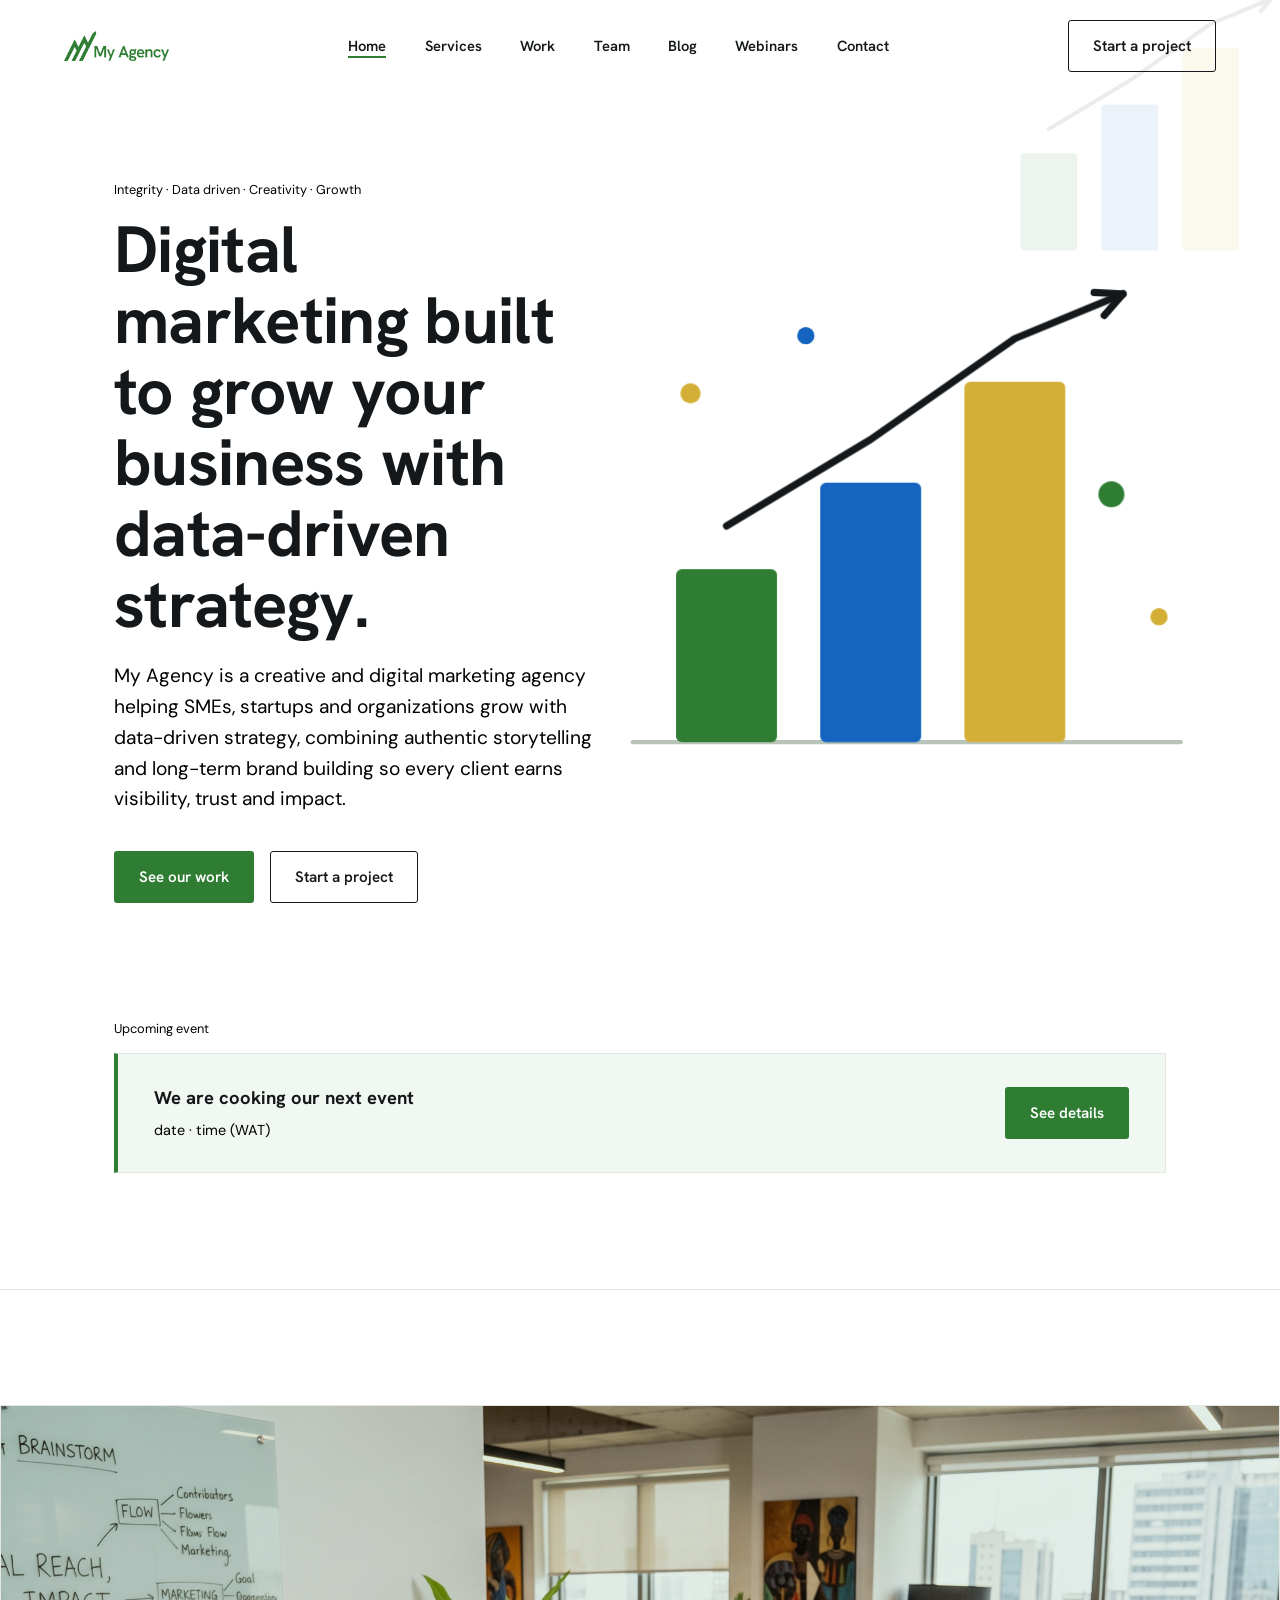
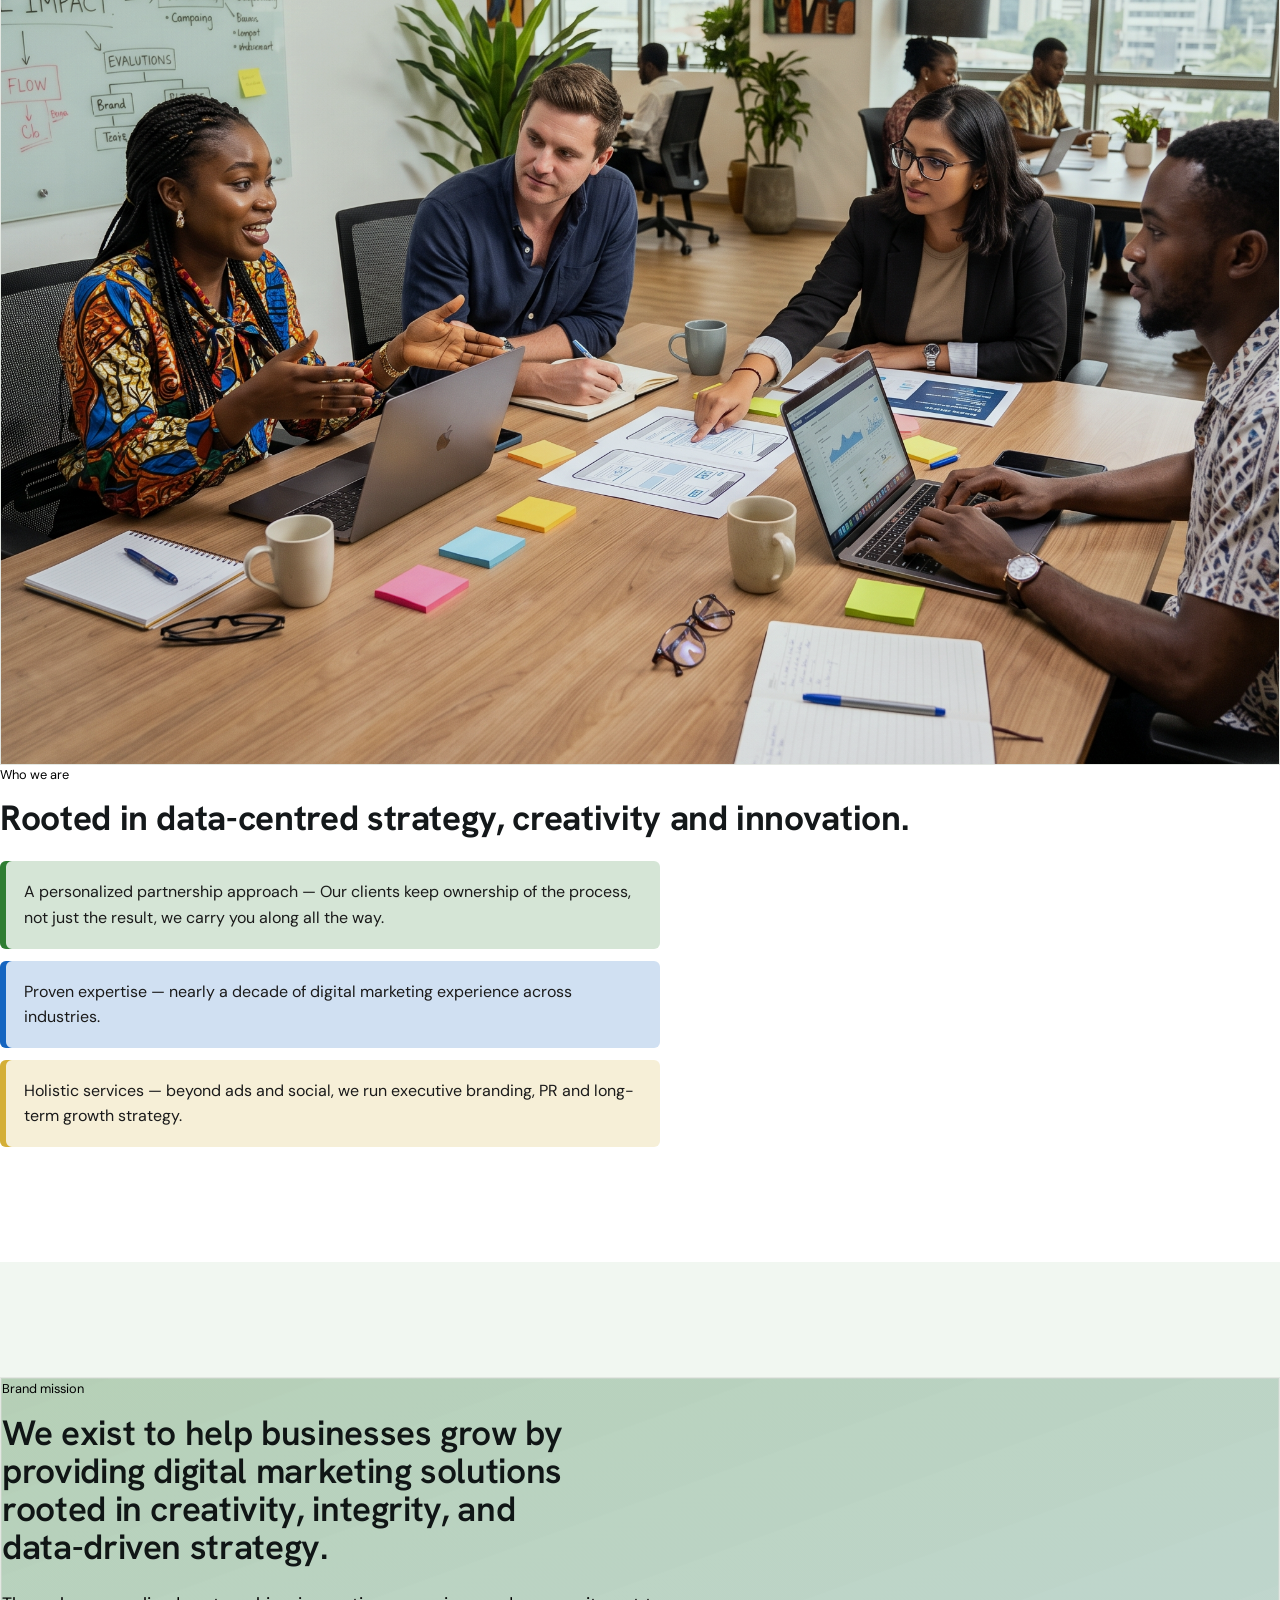
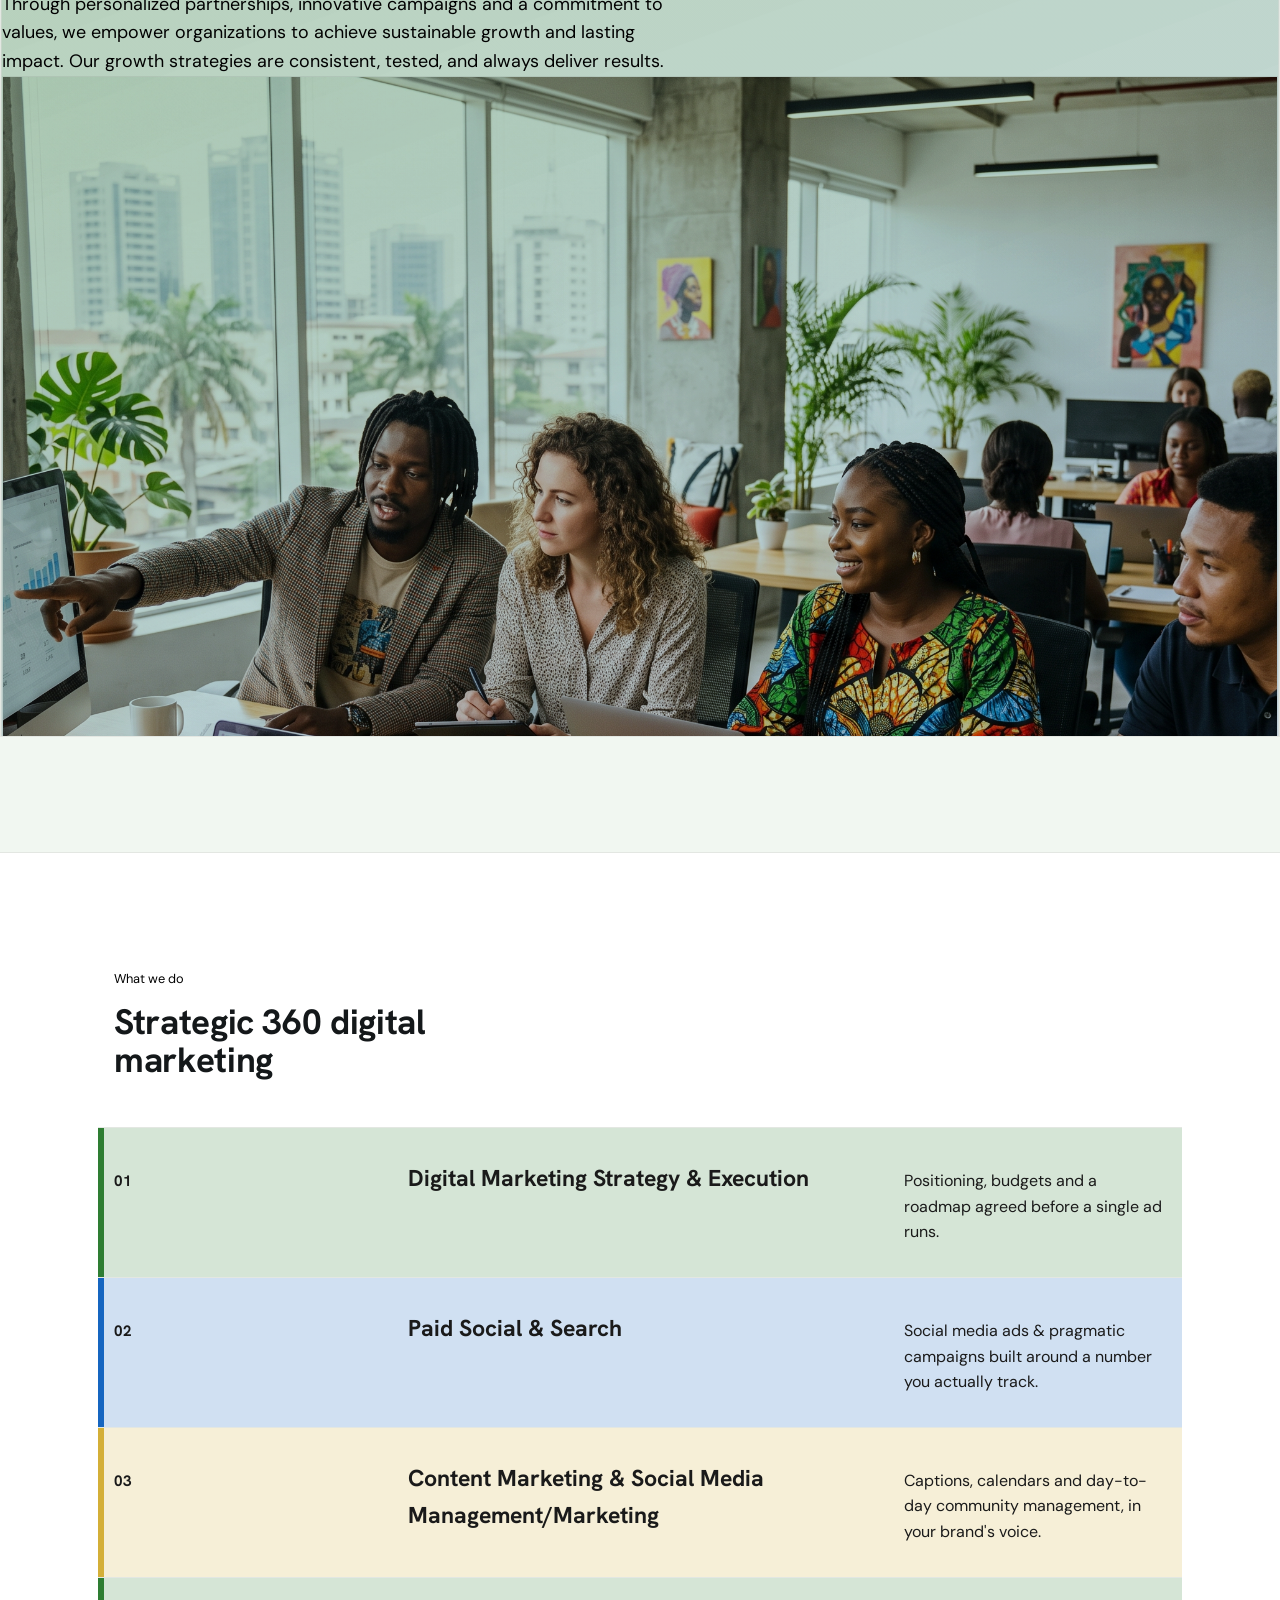
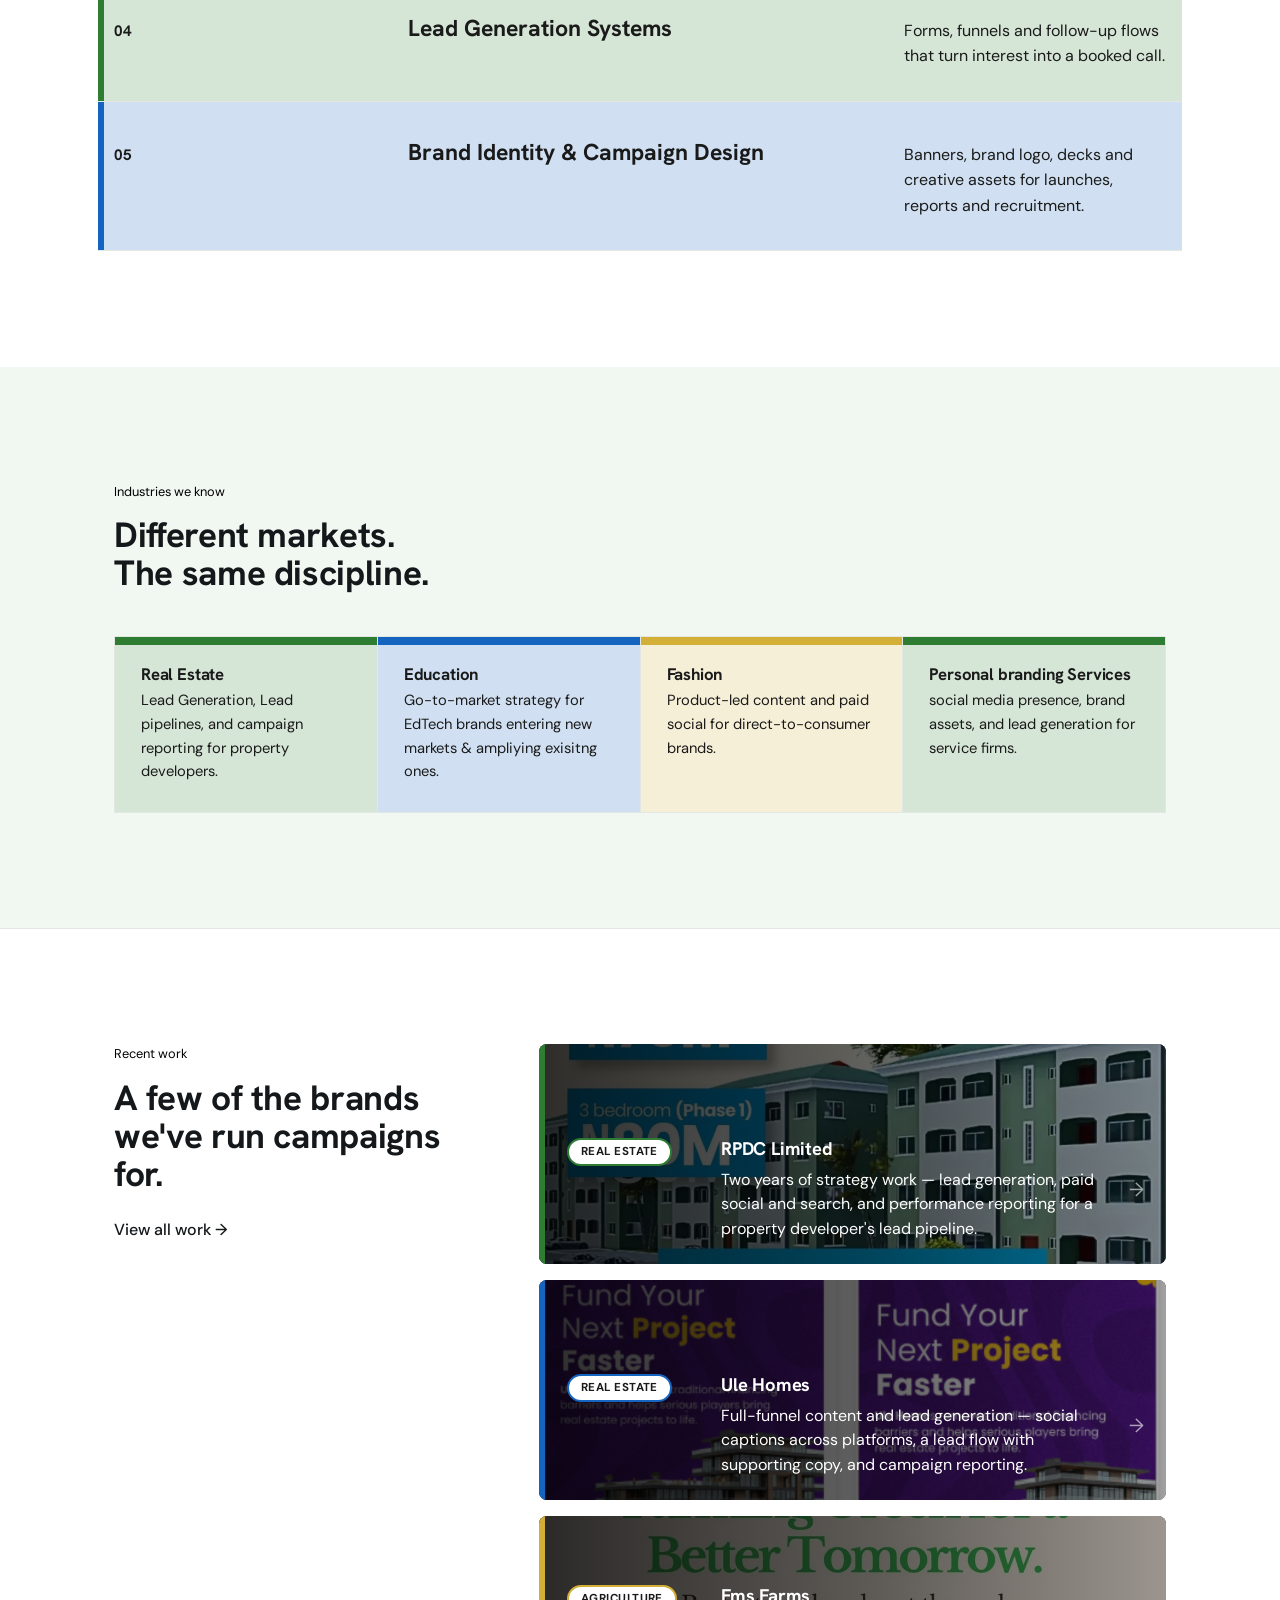
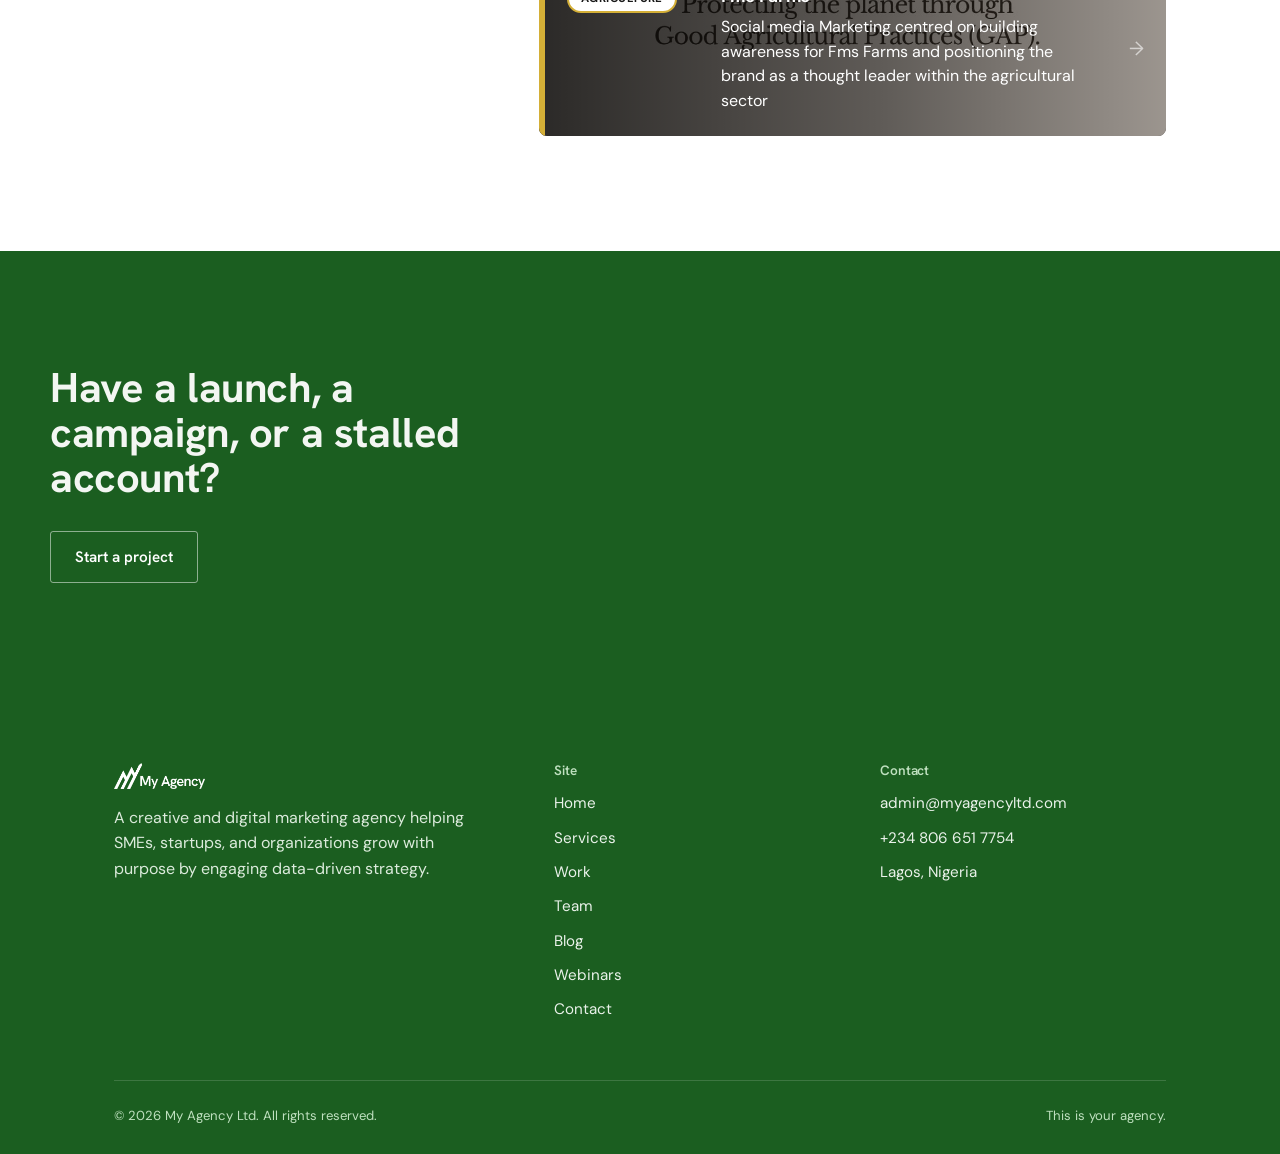
<file: index.html>
<!DOCTYPE html>
<html lang="en">
<head>
<meta charset="UTF-8">
<meta name="viewport" content="width=device-width, initial-scale=1.0">
<title>My Agency Ltd — Digital marketing that earns its keep</title>
<meta name="description" content="My Agency is a creative and digital marketing agency helping SMEs, startups and organizations grow with data-driven strategy, storytelling and long-term brand building rooted in creativity and innovation.">
<link rel="icon" type="image/png" href="assets/img/favicon.png">
<link rel="preconnect" href="https://fonts.googleapis.com">
<link rel="preconnect" href="https://fonts.gstatic.com" crossorigin>
<link href="https://fonts.googleapis.com/css2?family=Hanken+Grotesk:wght@500;600;700;800&family=DM+Sans:wght@400;500;700&display=swap" rel="stylesheet">
<link rel="stylesheet" href="assets/css/style.css">
</head>
<body>

<nav class="nav">
  <a href="index.html" class="nav__logo"><img src="assets/img/logo-main.png" alt="My Agency Ltd"></a>
  <ul class="nav__links">
    <li><a href="index.html" aria-current="page">Home</a></li>
    <li><a href="services.html">Services</a></li>
    <li><a href="work.html">Work</a></li>
        <li><a href="team.html">Team</a></li>
    <li><a href="blog.html">Blog</a></li>
    <li><a href="webinar.html">Webinars</a></li>
    <li><a href="contact.html">Contact</a></li>
  </ul>
  <a href="contact.html" class="btn btn--ghost nav__cta">Start a project</a>
  <button class="nav__toggle" aria-label="Open menu"><span></span><span></span><span></span></button>
</nav>

<div class="mobile-menu">
  <button class="mobile-menu__close" aria-label="Close menu">&times;</button>
  <a href="index.html">Home</a>
  <a href="services.html">Services</a>
  <a href="work.html">Work</a>
    <a href="team.html">Team</a>
  <a href="blog.html">Blog</a>
  <a href="webinar.html">Webinars</a>
  <a href="contact.html">Contact</a>
</div>
<svg class="hero-shadow" width="320" height="274" viewBox="0 0 420 360" aria-hidden="true">
  <rect x="50"  y="202" width="70" height="120" rx="4" fill="#2E7D32"/>
  <rect x="150" y="142" width="70" height="180" rx="4" fill="#1565C0"/>
  <rect x="250" y="72"  width="70" height="250" rx="4" fill="#D4AF37"/>
  <path d="M85 172 L185 112 L285 42 L360 11" fill="none" stroke="#14181A" stroke-width="5" stroke-linecap="round" stroke-linejoin="round"/>
  <path d="M340 10 L360 11 L347 26" fill="none" stroke="#14181A" stroke-width="5" stroke-linecap="round" stroke-linejoin="round"/>
</svg>
<header class="hero wrap">
  <div class="hero__grid">
    <div>
      <p class="eyebrow">Integrity · Data driven · Creativity · Growth</p>
      <h1>Digital marketing built to grow your business with data-driven strategy.</h1>
      <p class="hero__lede">My Agency is a creative and digital marketing agency helping SMEs, startups and organizations grow with data-driven strategy, combining authentic storytelling and long-term brand building so every client earns visibility, trust and impact.</p>
      <div class="hero__actions">
        <a href="work.html" class="btn btn--primary">See our work</a>
        <a href="contact.html" class="btn btn--ghost">Start a project</a>
      </div>
    </div>
  <div class="hero__art" aria-hidden="true">
  <svg viewBox="0 0 420 360">
    <line class="ha-base" x1="20" y1="322" x2="400" y2="322"/>

    <rect class="ha-bar ha-bar--1" x="50"  y="202" width="70" height="120" rx="4"/>
    <rect class="ha-bar ha-bar--2" x="150" y="142" width="70" height="180" rx="4"/>
    <rect class="ha-bar ha-bar--3" x="250" y="72"  width="70" height="250" rx="4"/>

    <path class="ha-trend" d="M85 172 L185 112 L285 42 L360 11"/>
    <path class="ha-arrow" d="M340 10 L360 11 L347 26"/>
    <circle class="ha-ring" cx="360" cy="11" r="10"/>

    <circle class="ha-dot ha-dot--1" cx="60"  cy="80"  r="7"/>
    <circle class="ha-dot ha-dot--2" cx="140" cy="40"  r="6"/>
    <circle class="ha-dot ha-dot--3" cx="352" cy="150" r="9"/>
    <circle class="ha-dot ha-dot--4" cx="385" cy="235" r="6"/>
  </svg>
</div>
</header>
  <section class="wrap" style="padding-bottom: var(--gap-xl);">
  <p class="eyebrow">Upcoming event</p>
  <div class="event-banner">
    <div>
      <p class="event-banner__title">We are cooking our next event</p>
      <p class="event-banner__meta">date · time (WAT)</p>
    </div>
    <a href="webinar.html" class="btn btn--primary">See details</a>
  </div>
</section>

<section class="section">
  <div class="photo">
      <img src="assets/img/who-we-are.jpg" alt="The My Agency team">
    </div>
    <div class="who">
      <p class="eyebrow">Who we are</p>
      <h2 style="font-size: clamp(1.6rem, 3vw, 2.2rem);">Rooted in data-centred strategy, creativity and innovation.</h2>

      <div class="who__list">
        <div class="who__item">
          <span class="who__text">A personalized partnership approach — Our clients keep ownership of the process, not just the result, we carry you along all the way.</span>
        </div>
        <div class="who__item">
          <span class="who__text">Proven expertise — nearly a decade of digital marketing experience across industries.</span>
        </div>
        <div class="who__item">
          <span class="who__text">Holistic services — beyond ads and social, we run executive branding, PR and long-term growth strategy.</span>
        </div>
      </div>
    </div>
  </div>
</section>

<section class="section section--tint">
  <div class="photo">
 <div class="photo">
    <div>
      <p class="eyebrow">Brand mission</p>
      <h2 style="max-width: 30ch; font-size: clamp(1.6rem, 3.2vw, 2.2rem); font-weight: 600;">We exist to help businesses grow by providing digital marketing solutions rooted in creativity, integrity, and data-driven strategy.</h2>
      <p class="lede" style="margin-top:24px; max-width:56ch;">Through personalized partnerships, innovative campaigns and a commitment to values, we empower organizations to achieve sustainable growth and lasting impact. Our growth strategies are consistent, tested, and always deliver results.</p>
    </div>
    <div class="photo">
      <img src="assets/img/brand-mission.jpg" alt="A strategy session tracking a brand's growth trajectory">
    </div>
  </div>
</section>

<section class="section cues cues--services">
  <div class="wrap">
    <p class="eyebrow">What we do</p>
    <h2 style="max-width: 20ch; font-size: clamp(1.6rem, 3vw, 2.2rem);">Strategic 360 digital marketing</h2>

    <div class="row-list">
      <div class="row">
        <span class="row__index">01</span>
        <span class="row__title">Digital Marketing Strategy &amp; Execution</span>
        <span class="row__desc">Positioning, budgets and a roadmap agreed before a single ad runs.</span>
      </div>
      <div class="row">
        <span class="row__index">02</span>
        <span class="row__title">Paid Social &amp; Search</span>
        <span class="row__desc">Social media ads & pragmatic campaigns built around a number you actually track.</span>
      </div>
      <div class="row">
        <span class="row__index">03</span>
        <span class="row__title">Content Marketing &amp; Social Media Management/Marketing</span>
        <span class="row__desc">Captions, calendars and day-to-day community management, in your brand's voice.</span>
      </div>
      <div class="row">
        <span class="row__index">04</span>
        <span class="row__title">Lead Generation Systems</span>
        <span class="row__desc">Forms, funnels and follow-up flows that turn interest into a booked call.</span>
      </div>
      <div class="row">
        <span class="row__index">05</span>
        <span class="row__title">Brand Identity &amp; Campaign Design</span>
        <span class="row__desc">Banners, brand logo, decks and creative assets for launches, reports and recruitment.</span>
      </div>
    </div>
  </div>
</section>

<section class="section section--tint cues cues--industries">
  <div class="wrap">
    <p class="eyebrow">Industries we know</p>
    <h2 style="max-width: 22ch; font-size: clamp(1.6rem, 3vw, 2.2rem);"><span style="display:block;">Different markets.</span><span style="display:block;">The same discipline.</span></h2>
    <div class="strip">
      <div class="strip__item">
        <h3>Real Estate</h3>
        <p>Lead Generation, Lead pipelines, and campaign reporting for property developers.</p>
      </div>
      <div class="strip__item">
        <h3>Education</h3>
        <p>Go-to-market strategy for EdTech brands entering new markets & ampliying exisitng ones.</p>
      </div>
      <div class="strip__item">
        <h3>Fashion</h3>
        <p>Product-led content and paid social for direct-to-consumer brands.</p>
      </div>
      <div class="strip__item">
        <h3>Personal branding Services</h3>
        <p>social media presence, brand assets, and lead generation for service firms.</p>
      </div>
    </div>
  </div>
</section>

<section class="section rw">
  <div class="wrap">
    <div class="rw__grid">
      <div class="rw__intro">
        <p class="eyebrow">Recent work</p>
        <h2 style="font-size: clamp(1.6rem, 3vw, 2.2rem);">A few of the brands we've run campaigns for.</h2>
        <a href="work.html" class="text-link" style="display:inline-block; margin-top: 24px;">View all work &rarr;</a>
      </div>

      <div class="rw__list">
        <article class="rw-card">
         <span class="rw-card__bg" style="background-image:url('assets/img/work/rpdc-limited.jpg.png')" aria-hidden="true"></span>
          <a class="rw-card__link" href="work.html" aria-label="View RPDC Limited work"></a>
          <span class="rw-card__tag">Real Estate</span>
          <div class="rw-card__body">
            <h3>RPDC Limited</h3>
            <p>Two years of strategy work — lead generation, paid social and search, and performance reporting for a property developer's lead pipeline.</p>
          </div>
          <span class="rw-card__arrow" aria-hidden="true">&rarr;</span>
        </article>

        <article class="rw-card">
      <span class="rw-card__bg" style="background-image:url('assets/img/work/ule-homes.jpg.png')" aria-hidden="true"></span>
          <a class="rw-card__link" href="work.html" aria-label="View Ule Homes work"></a>
          <span class="rw-card__tag">Real Estate</span>
          <div class="rw-card__body">
            <h3>Ule Homes</h3>
            <p>Full-funnel content and lead generation — social captions across platforms, a lead flow with supporting copy, and campaign reporting.</p>
          </div>
          <span class="rw-card__arrow" aria-hidden="true">&rarr;</span>
        </article>

        <article class="rw-card">
         <span class="rw-card__bg" style="background-image:url('assets/img/work/fms-farms.jpg.png')" aria-hidden="true"></span>
          <a class="rw-card__link" href="work.html" aria-label="View Fms Farms work"></a>
          <span class="rw-card__tag">Agriculture</span>
          <div class="rw-card__body">
            <h3>Fms Farms</h3>
            <p>Social media Marketing centred on building awareness for Fms Farms and positioning the brand as a thought leader within the agricultural sector</p>
          </div>
          <span class="rw-card__arrow" aria-hidden="true">&rarr;</span>
        </article>
      </div>
    </div>
  </div>
</section>

<section class="section--dark">
  <div class="wrap cta-banner">
    <h2>Have a launch, a campaign, or a stalled account?</h2>
    <a href="contact.html" class="btn btn--ghost-light">Start a project</a>
  </div>
</section>

<footer class="site-footer">
  <div class="wrap">
    <div class="footer__grid">
      <div>
        <a href="index.html" class="footer__logo"><img src="assets/img/logo-main-white.png" alt="My Agency Ltd"></a>
        <p style="max-width: 32ch; color:#DCEBDC;">A creative and digital marketing agency helping SMEs, startups, and organizations grow with purpose by engaging data-driven strategy.</p>
      </div>
      <div class="footer__col">
        <h4>Site</h4>
        <a href="index.html">Home</a>
        <a href="services.html">Services</a>
        <a href="work.html">Work</a>
                <a href="team.html">Team</a>
        <a href="blog.html">Blog</a>
        <a href="webinar.html">Webinars</a>
        <a href="contact.html">Contact</a>
      </div>
      <div class="footer__col">
        <h4>Contact</h4>
        <a href="mailto:admin@myagencyltd.com">admin@myagencyltd.com</a>
        <a href="tel:+2348066517754">+234 806 651 7754</a>
        <p>Lagos, Nigeria</p>
      </div>
    </div>
    <div class="footer__bottom">
      <span>&copy; 2026 My Agency Ltd. All rights reserved.</span>
      <span>This is your agency.</span>
    </div>
  </div>
</footer>

<script>
(function () {
  var sections = [
    { selector: '.who',              hideClass: 'who--anim' },
    { selector: '.cues--services',   hideClass: 'svc--anim' },
    { selector: '.cues--industries', hideClass: 'ind--anim' }
  ];

  function showAll() {
    sections.forEach(function (s) {
      var el = document.querySelector(s.selector);
      if (el) el.classList.add('is-visible');
    });
  }

  // No animation: reduced motion or old browser. Show the colours immediately.
  var reduce = window.matchMedia && window.matchMedia('(prefers-reduced-motion: reduce)').matches;
  if (reduce || !('IntersectionObserver' in window)) { showAll(); return; }

  var observer = new IntersectionObserver(function (entries) {
    entries.forEach(function (entry) {
      if (entry.isIntersecting) {
        entry.target.classList.add('is-visible');
        observer.unobserve(entry.target);
      }
    });
  }, { threshold: 0.1, rootMargin: '0px 0px -6% 0px' });

  sections.forEach(function (s) {
    var el = document.querySelector(s.selector);
    if (!el) return;
    el.classList.add(s.hideClass);
    observer.observe(el);
  });
})();
</script>
  <script>
(function () {
  var nav = document.querySelector('.nav');
  var toggle = document.querySelector('.nav__toggle');
  var menu = document.querySelector('.mobile-menu');
  if (!toggle || !menu) return;

  function setOpen(open) {
    menu.classList.toggle('is-open', open);
    toggle.classList.toggle('is-open', open);
    toggle.setAttribute('aria-expanded', open);
    toggle.setAttribute('aria-label', open ? 'Close menu' : 'Open menu');
    document.body.style.overflow = open ? 'hidden' : '';
  }

  /* capture phase: this handler runs first and stops any older
     menu code from toggling a second time and cancelling it */
  document.addEventListener('click', function (e) {
    if (e.target.closest('.nav__toggle')) {
      e.stopPropagation();
      setOpen(!menu.classList.contains('is-open'));
    } else if (e.target.closest('.mobile-menu__close')) {
      e.stopPropagation();
      setOpen(false);
    } else if (e.target.closest('.mobile-menu a')) {
      setOpen(false);
    }
  }, true);

  document.addEventListener('keydown', function (e) {
    if (e.key === 'Escape') setOpen(false);
  });

  window.addEventListener('resize', function () {
    if (window.innerWidth >= 900) setOpen(false);
  });

  /* nav gets its background after scrolling */
  function onScroll() {
    if (nav) nav.classList.toggle('is-scrolled', window.scrollY > 20);
  }
  window.addEventListener('scroll', onScroll, { passive: true });
  onScroll();
})();
</script>
</body>
</html>
</file>
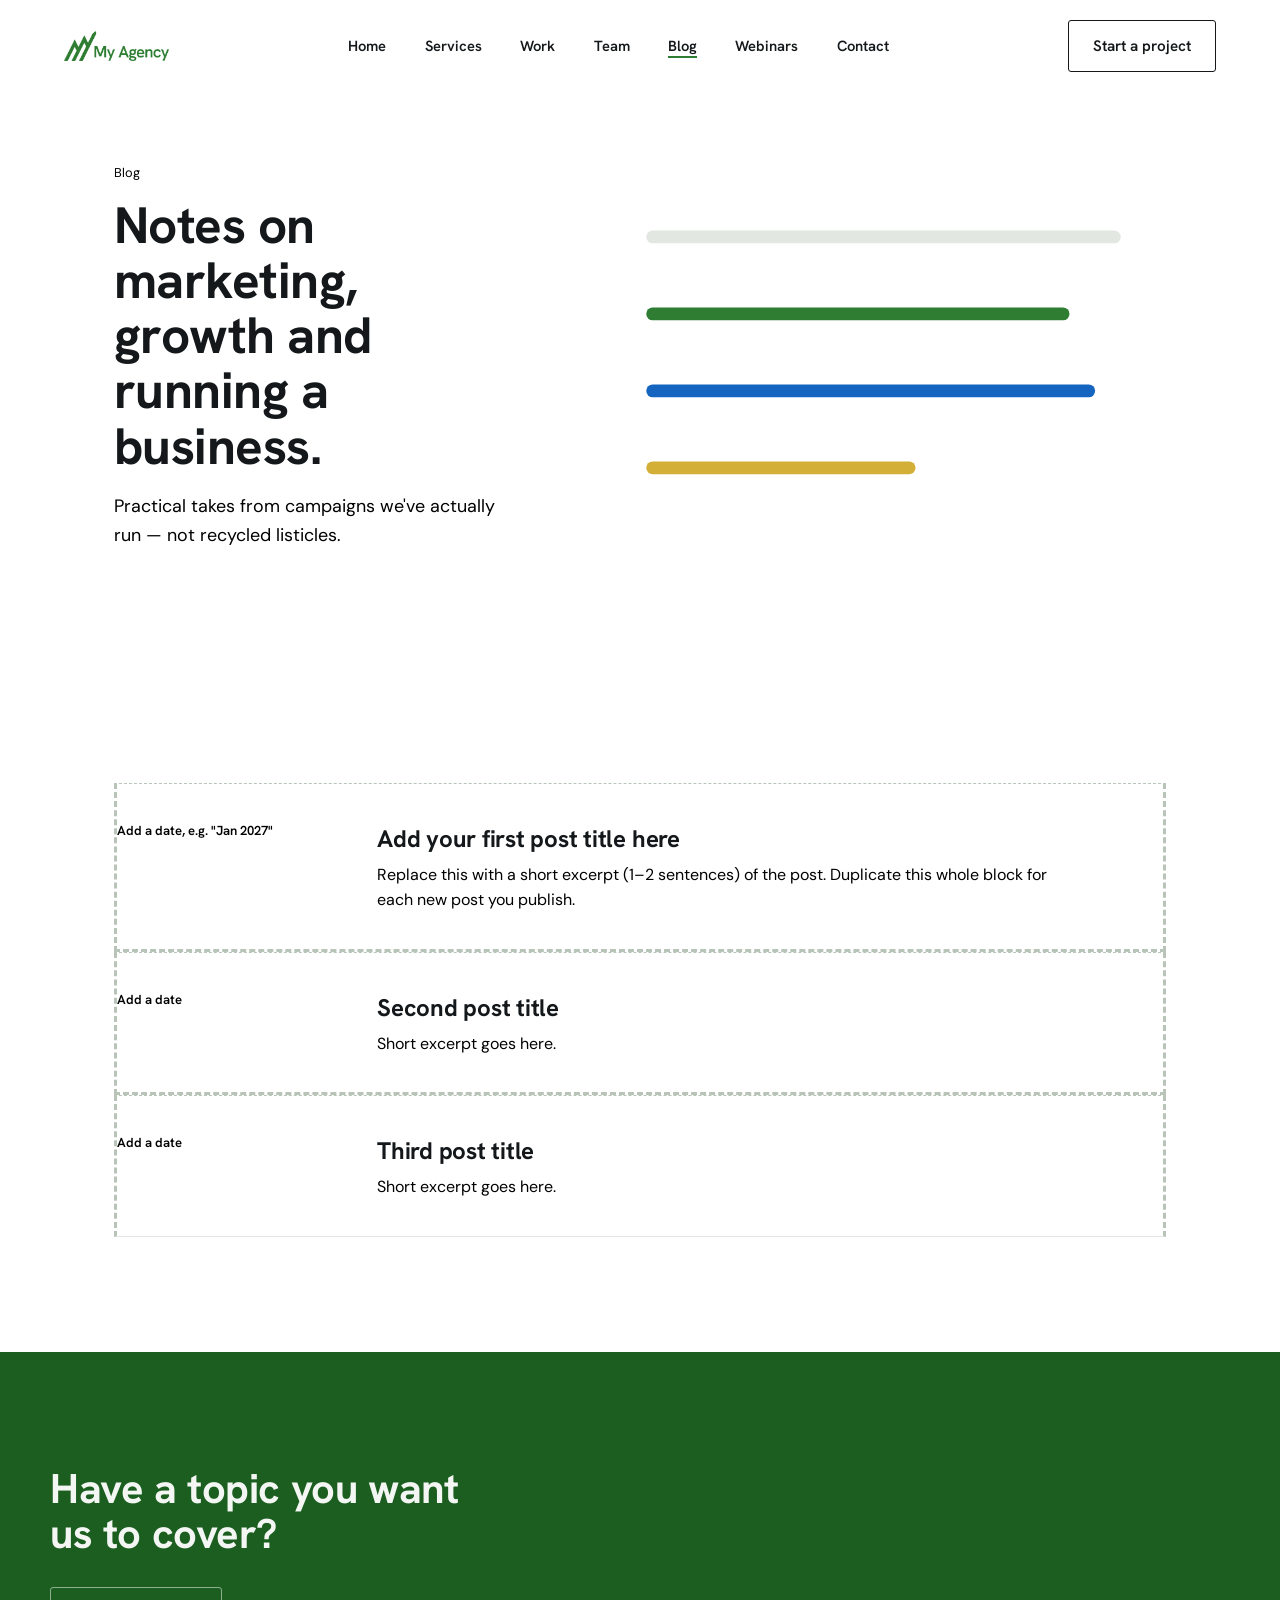
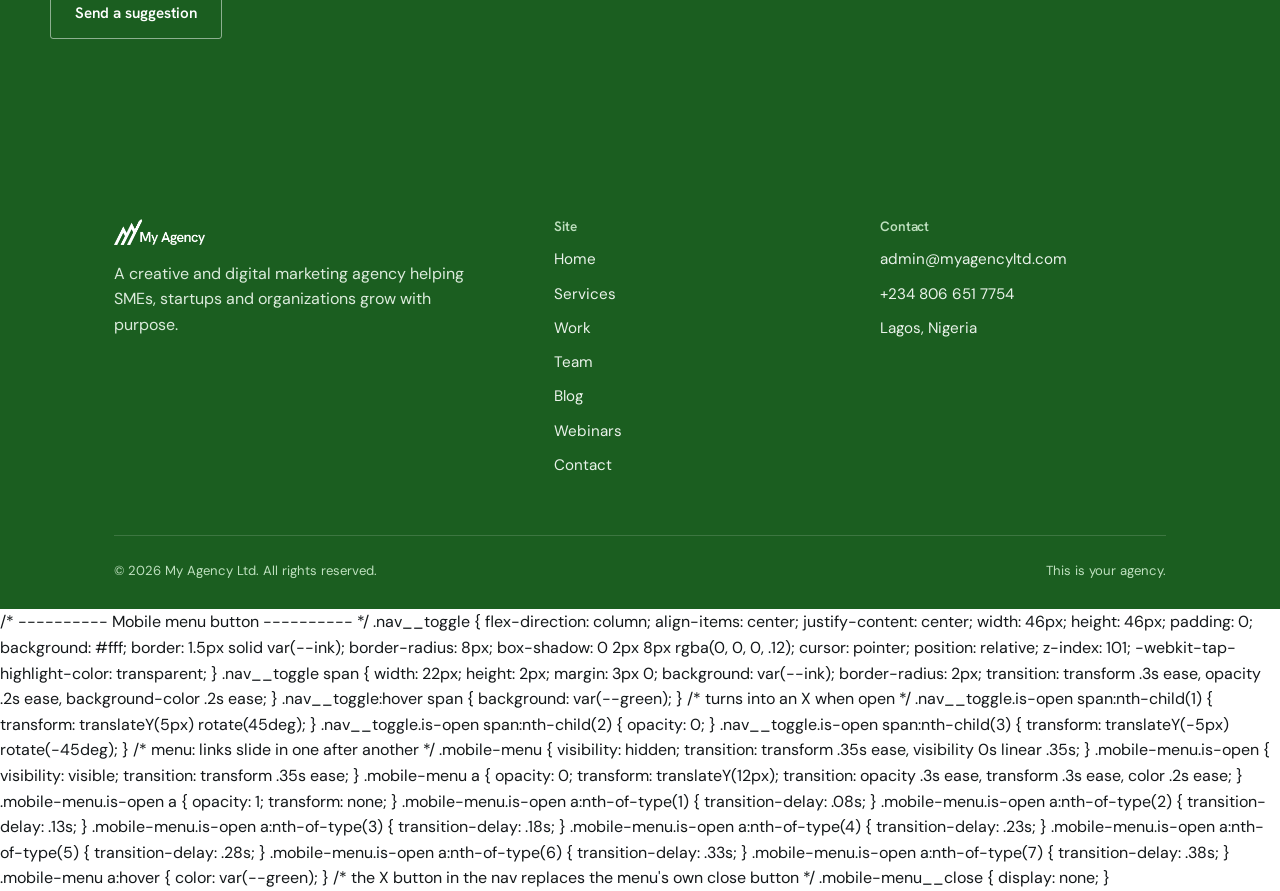
<file: blog.html>
<!DOCTYPE html>
<html lang="en">
<head>
<meta charset="UTF-8">
<meta name="viewport" content="width=device-width, initial-scale=1.0">
<title>Blog — My Agency Ltd</title>
<meta name="description" content="Notes on marketing, growth and running a business, from My Agency Ltd.">
<link rel="icon" type="image/png" href="assets/img/favicon.png">
<link rel="preconnect" href="https://fonts.googleapis.com">
<link rel="preconnect" href="https://fonts.gstatic.com" crossorigin>
<link href="https://fonts.googleapis.com/css2?family=Hanken+Grotesk:wght@500;600;700;800&family=DM+Sans:wght@400;500;700&display=swap" rel="stylesheet">
<link rel="stylesheet" href="assets/css/style.css">
</head>
<body>

<nav class="nav">
  <a href="index.html" class="nav__logo"><img src="assets/img/logo-main.png" alt="My Agency Ltd"></a>
  <ul class="nav__links">
    <li><a href="index.html">Home</a></li>
    <li><a href="services.html">Services</a></li>
    <li><a href="work.html">Work</a></li>
    <li><a href="team.html">Team</a></li>
    <li><a href="blog.html" aria-current="page">Blog</a></li>
    <li><a href="webinar.html">Webinars</a></li>
    <li><a href="contact.html">Contact</a></li>
  </ul>
  <a href="contact.html" class="btn btn--ghost nav__cta">Start a project</a>
  <button class="nav__toggle" aria-label="Open menu"><span></span><span></span><span></span></button>
</nav>

<div class="mobile-menu">
  <button class="mobile-menu__close" aria-label="Close menu">&times;</button>
  <a href="index.html">Home</a>
  <a href="services.html">Services</a>
  <a href="work.html">Work</a>
  <a href="team.html">Team</a>
  <a href="blog.html">Blog</a>
  <a href="webinar.html">Webinars</a>
  <a href="contact.html">Contact</a>
</div>

<header class="page-hero wrap split">
  <div>
    <p class="eyebrow">Blog</p>
    <h1>Notes on marketing, growth and running a business.</h1>
    <p class="lede">Practical takes from campaigns we've actually run — not recycled listicles.</p>
  </div>
  <div class="blog-art" aria-hidden="true">
    <svg viewBox="0 0 420 300">
      <line class="line line--1" x1="20" y1="60" x2="380" y2="60"/>
      <line class="line line--2" x1="20" y1="120" x2="340" y2="120"/>
      <line class="line line--3" x1="20" y1="180" x2="360" y2="180"/>
      <line class="line line--4" x1="20" y1="240" x2="220" y2="240"/>
    </svg>
  </div>
</header>

<section class="section" style="border-top:none;">
  <div class="wrap case-list">

    <div class="case case--placeholder">
      <span class="case__tag">Add a date, e.g. "Jan 2027"</span>
      <div>
        <h3>Add your first post title here</h3>
        <p>Replace this with a short excerpt (1–2 sentences) of the post. Duplicate this whole block for each new post you publish.</p>
      </div>
    </div>

    <div class="case case--placeholder">
      <span class="case__tag">Add a date</span>
      <div>
        <h3>Second post title</h3>
        <p>Short excerpt goes here.</p>
      </div>
    </div>

    <div class="case case--placeholder">
      <span class="case__tag">Add a date</span>
      <div>
        <h3>Third post title</h3>
        <p>Short excerpt goes here.</p>
      </div>
    </div>

  </div>
</section>

<section class="section--dark">
  <div class="wrap cta-banner">
    <h2>Have a topic you want us to cover?</h2>
    <a href="contact.html" class="btn btn--ghost-light">Send a suggestion</a>
  </div>
</section>

<footer class="site-footer">
  <div class="wrap">
    <div class="footer__grid">
      <div>
        <a href="index.html" class="footer__logo"><img src="assets/img/logo-main-white.png" alt="My Agency Ltd"></a>
        <p style="max-width: 32ch; color:#DCEBDC;">A creative and digital marketing agency helping SMEs, startups and organizations grow with purpose.</p>
      </div>
      <div class="footer__col">
        <h4>Site</h4>
        <a href="index.html">Home</a>
        <a href="services.html">Services</a>
        <a href="work.html">Work</a>
        <a href="team.html">Team</a>
        <a href="blog.html">Blog</a>
        <a href="webinar.html">Webinars</a>
        <a href="contact.html">Contact</a>
      </div>
      <div class="footer__col">
        <h4>Contact</h4>
        <a href="mailto:admin@myagencyltd.com">admin@myagencyltd.com</a>
        <a href="tel:+2348066517754">+234 806 651 7754</a>
        <p>Lagos, Nigeria</p>
      </div>
    </div>
    <div class="footer__bottom">
      <span>&copy; 2026 My Agency Ltd. All rights reserved.</span>
      <span>This is your agency.</span>
    </div>
  </div>
</footer>

<script src="assets/js/main.js"></script>
  <script>
(function () {
  var nav = document.querySelector('.nav');
  var toggle = document.querySelector('.nav__toggle');
  var menu = document.querySelector('.mobile-menu');
  if (!toggle || !menu) return;

  function setOpen(open) {
    menu.classList.toggle('is-open', open);
    toggle.classList.toggle('is-open', open);
    toggle.setAttribute('aria-expanded', open);
    toggle.setAttribute('aria-label', open ? 'Close menu' : 'Open menu');
    document.body.style.overflow = open ? 'hidden' : '';
  }

  /* capture phase: this handler runs first and stops any older
     menu code from toggling a second time and cancelling it */
  document.addEventListener('click', function (e) {
    if (e.target.closest('.nav__toggle')) {
      e.stopPropagation();
      setOpen(!menu.classList.contains('is-open'));
    } else if (e.target.closest('.mobile-menu__close')) {
      e.stopPropagation();
      setOpen(false);
    } else if (e.target.closest('.mobile-menu a')) {
      setOpen(false);
    }
  }, true);

  document.addEventListener('keydown', function (e) {
    if (e.key === 'Escape') setOpen(false);
  });

  window.addEventListener('resize', function () {
    if (window.innerWidth >= 900) setOpen(false);
  });

  /* nav gets its background after scrolling */
  function onScroll() {
    if (nav) nav.classList.toggle('is-scrolled', window.scrollY > 20);
  }
  window.addEventListener('scroll', onScroll, { passive: true });
  onScroll();
})();
</script>
  /* ---------- Mobile menu button ---------- */
.nav__toggle {
  flex-direction: column;
  align-items: center;
  justify-content: center;
  width: 46px;
  height: 46px;
  padding: 0;
  background: #fff;
  border: 1.5px solid var(--ink);
  border-radius: 8px;
  box-shadow: 0 2px 8px rgba(0, 0, 0, .12);
  cursor: pointer;
  position: relative;
  z-index: 101;
  -webkit-tap-highlight-color: transparent;
}
.nav__toggle span {
  width: 22px;
  height: 2px;
  margin: 3px 0;
  background: var(--ink);
  border-radius: 2px;
  transition: transform .3s ease, opacity .2s ease, background-color .2s ease;
}
.nav__toggle:hover span { background: var(--green); }

/* turns into an X when open */
.nav__toggle.is-open span:nth-child(1) { transform: translateY(5px) rotate(45deg); }
.nav__toggle.is-open span:nth-child(2) { opacity: 0; }
.nav__toggle.is-open span:nth-child(3) { transform: translateY(-5px) rotate(-45deg); }

/* menu: links slide in one after another */
.mobile-menu { visibility: hidden; transition: transform .35s ease, visibility 0s linear .35s; }
.mobile-menu.is-open { visibility: visible; transition: transform .35s ease; }
.mobile-menu a { opacity: 0; transform: translateY(12px); transition: opacity .3s ease, transform .3s ease, color .2s ease; }
.mobile-menu.is-open a { opacity: 1; transform: none; }
.mobile-menu.is-open a:nth-of-type(1) { transition-delay: .08s; }
.mobile-menu.is-open a:nth-of-type(2) { transition-delay: .13s; }
.mobile-menu.is-open a:nth-of-type(3) { transition-delay: .18s; }
.mobile-menu.is-open a:nth-of-type(4) { transition-delay: .23s; }
.mobile-menu.is-open a:nth-of-type(5) { transition-delay: .28s; }
.mobile-menu.is-open a:nth-of-type(6) { transition-delay: .33s; }
.mobile-menu.is-open a:nth-of-type(7) { transition-delay: .38s; }
.mobile-menu a:hover { color: var(--green); }

/* the X button in the nav replaces the menu's own close button */
.mobile-menu__close { display: none; }
</body>
</html>
</file>
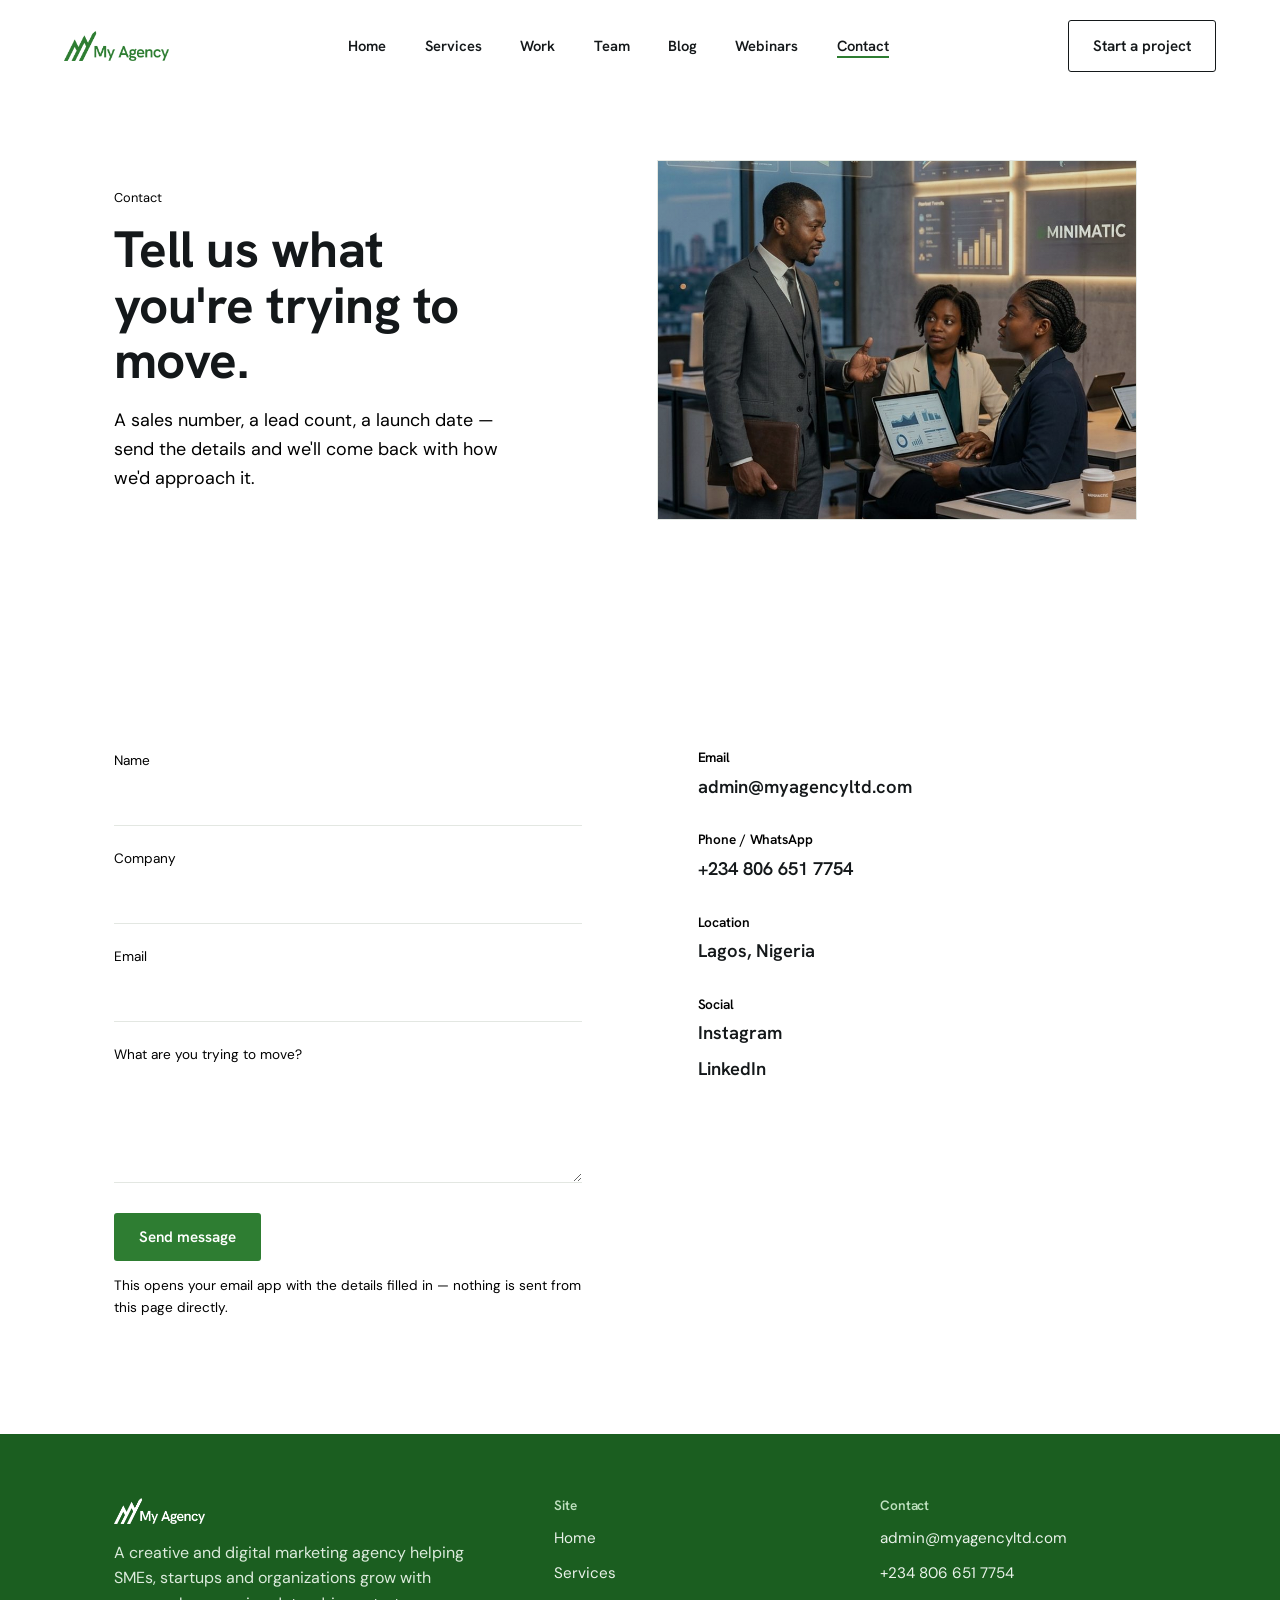
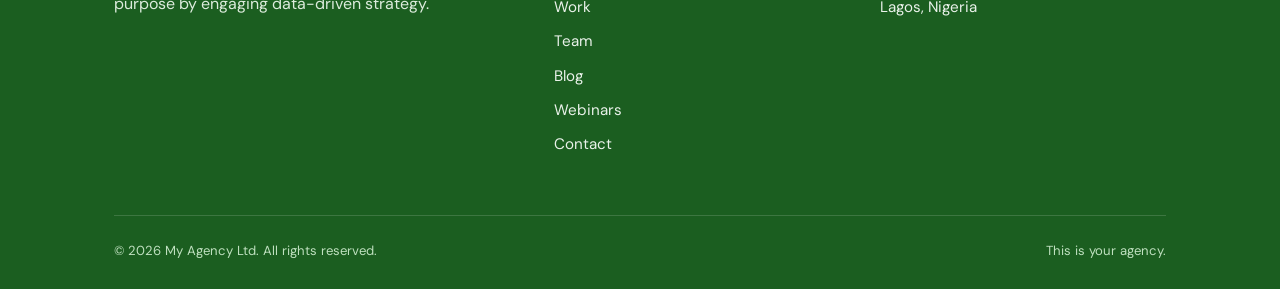
<file: contact.html>
<!DOCTYPE html>
<html lang="en">
<head>
<meta charset="UTF-8">
<meta name="viewport" content="width=device-width, initial-scale=1.0">
<title>Contact — My Agency Ltd</title>
<meta name="description" content="Start a project with My Agency Ltd — a Lagos-based digital marketing agency.">
<link rel="icon" type="image/png" href="assets/img/favicon.png">
<link rel="preconnect" href="https://fonts.googleapis.com">
<link rel="preconnect" href="https://fonts.gstatic.com" crossorigin>
<link href="https://fonts.googleapis.com/css2?family=Hanken+Grotesk:wght@500;600;700;800&family=DM+Sans:wght@400;500;700&display=swap" rel="stylesheet">
<link rel="stylesheet" href="assets/css/style.css">
</head>
<body>

<nav class="nav">
  <a href="index.html" class="nav__logo"><img src="assets/img/logo-main.png" alt="My Agency Ltd"></a>
  <ul class="nav__links">
    <li><a href="index.html">Home</a></li>
    <li><a href="services.html">Services</a></li>
    <li><a href="work.html">Work</a></li>
        <li><a href="team.html">Team</a></li>
    <li><a href="blog.html">Blog</a></li>
    <li><a href="webinar.html">Webinars</a></li>
    <li><a href="contact.html" aria-current="page">Contact</a></li>
  </ul>
  <a href="contact.html" class="btn btn--ghost nav__cta">Start a project</a>
  <button class="nav__toggle" aria-label="Open menu"><span></span><span></span><span></span></button>
</nav>

<div class="mobile-menu">
  <button class="mobile-menu__close" aria-label="Close menu">&times;</button>
  <a href="index.html">Home</a>
  <a href="services.html">Services</a>
  <a href="work.html">Work</a>
    <a href="team.html">Team</a>
  <a href="blog.html">Blog</a>
  <a href="webinar.html">Webinars</a>
  <a href="contact.html">Contact</a>
</div>

<header class="page-hero wrap split">
  <div>
    <p class="eyebrow">Contact</p>
    <h1>Tell us what you're trying to move.</h1>
    <p class="lede">A sales number, a lead count, a launch date — send the details and we'll come back with how we'd approach it.</p>
  </div>
  <div class="photo photo--tall">
    <img src="assets/img/contact-hero.jpg" alt="A founder reviewing a proposal with the My Agency team">
  </div>
</header>

<section class="section" style="border-top:none;">
  <div class="wrap contact-grid">

    <form class="contact-form" action="mailto:admin@myagencyltd.com" method="post" enctype="text/plain">
      <div class="field">
        <label for="name">Name</label>
        <input type="text" id="name" name="Name" required>
      </div>
      <div class="field">
        <label for="company">Company</label>
        <input type="text" id="company" name="Company">
      </div>
      <div class="field">
        <label for="email">Email</label>
        <input type="email" id="email" name="Email" required>
      </div>
      <div class="field">
        <label for="message">What are you trying to move?</label>
        <textarea id="message" name="Message" required></textarea>
      </div>
      <button type="submit" class="btn btn--primary">Send message</button>
      <p style="margin-top:14px; font-size:0.85rem; color: var(--muted);">This opens your email app with the details filled in — nothing is sent from this page directly.</p>
    </form>

    <div>
      <div class="contact-block">
        <h4>Email</h4>
        <a href="mailto:admin@myagencyltd.com">admin@myagencyltd.com</a>
      </div>
      <div class="contact-block">
        <h4>Phone / WhatsApp</h4>
        <a href="tel:+2348066517754">+234 806 651 7754</a>
      </div>
      <div class="contact-block">
        <h4>Location</h4>
        <p>Lagos, Nigeria</p>
      </div>
      <div class="contact-block">
        <h4>Social</h4>
        <a href="https://instagram.com/" target="_blank" rel="noopener">Instagram</a><br>
        <a href="https://linkedin.com/" target="_blank" rel="noopener" style="margin-top:6px; display:inline-block;">LinkedIn</a>
      </div>
    </div>

  </div>
</section>

<footer class="site-footer">
  <div class="wrap">
    <div class="footer__grid">
      <div>
        <a href="index.html" class="footer__logo"><img src="assets/img/logo-main-white.png" alt="My Agency Ltd"></a>
        <p style="max-width: 32ch; color:#DCEBDC;">A creative and digital marketing agency helping SMEs, startups and organizations grow with purpose by engaging data-driven strategy.</p>
      </div>
      <div class="footer__col">
        <h4>Site</h4>
        <a href="index.html">Home</a>
        <a href="services.html">Services</a>
        <a href="work.html">Work</a>
                <a href="team.html">Team</a>
        <a href="blog.html">Blog</a>
        <a href="webinar.html">Webinars</a>
        <a href="contact.html">Contact</a>
      </div>
      <div class="footer__col">
        <h4>Contact</h4>
        <a href="mailto:admin@myagencyltd.com">admin@myagencyltd.com</a>
        <a href="tel:+2348066517754">+234 806 651 7754</a>
        <p>Lagos, Nigeria</p>
      </div>
    </div>
    <div class="footer__bottom">
      <span>&copy; 2026 My Agency Ltd. All rights reserved.</span>
      <span>This is your agency.</span>
    </div>
  </div>
</footer>

<script src="assets/js/main.js"></script>
  <script>
(function () {
  var nav = document.querySelector('.nav');
  var toggle = document.querySelector('.nav__toggle');
  var menu = document.querySelector('.mobile-menu');
  if (!toggle || !menu) return;

  function setOpen(open) {
    menu.classList.toggle('is-open', open);
    toggle.classList.toggle('is-open', open);
    toggle.setAttribute('aria-expanded', open);
    toggle.setAttribute('aria-label', open ? 'Close menu' : 'Open menu');
    document.body.style.overflow = open ? 'hidden' : '';
  }

  /* capture phase: this handler runs first and stops any older
     menu code from toggling a second time and cancelling it */
  document.addEventListener('click', function (e) {
    if (e.target.closest('.nav__toggle')) {
      e.stopPropagation();
      setOpen(!menu.classList.contains('is-open'));
    } else if (e.target.closest('.mobile-menu__close')) {
      e.stopPropagation();
      setOpen(false);
    } else if (e.target.closest('.mobile-menu a')) {
      setOpen(false);
    }
  }, true);

  document.addEventListener('keydown', function (e) {
    if (e.key === 'Escape') setOpen(false);
  });

  window.addEventListener('resize', function () {
    if (window.innerWidth >= 900) setOpen(false);
  });

  /* nav gets its background after scrolling */
  function onScroll() {
    if (nav) nav.classList.toggle('is-scrolled', window.scrollY > 20);
  }
  window.addEventListener('scroll', onScroll, { passive: true });
  onScroll();
})();
</script>
</body>
</html>
</file>
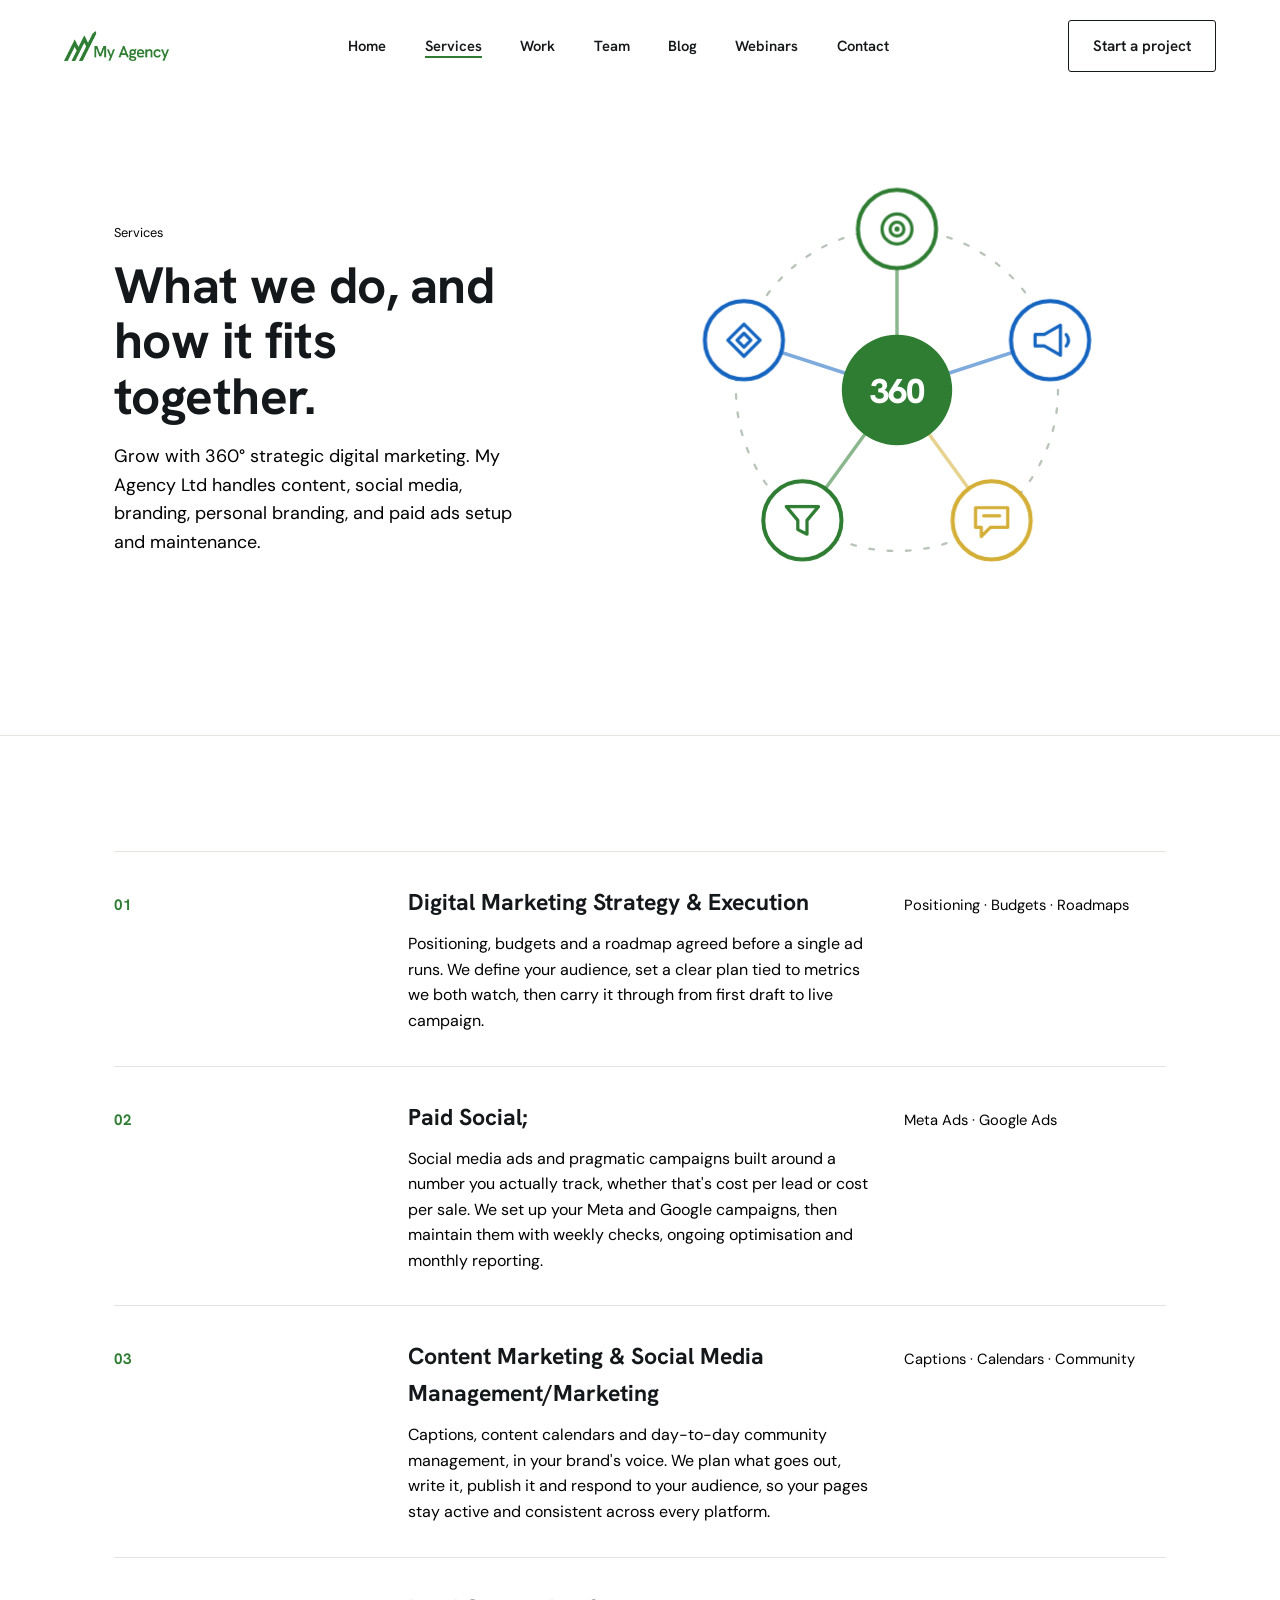
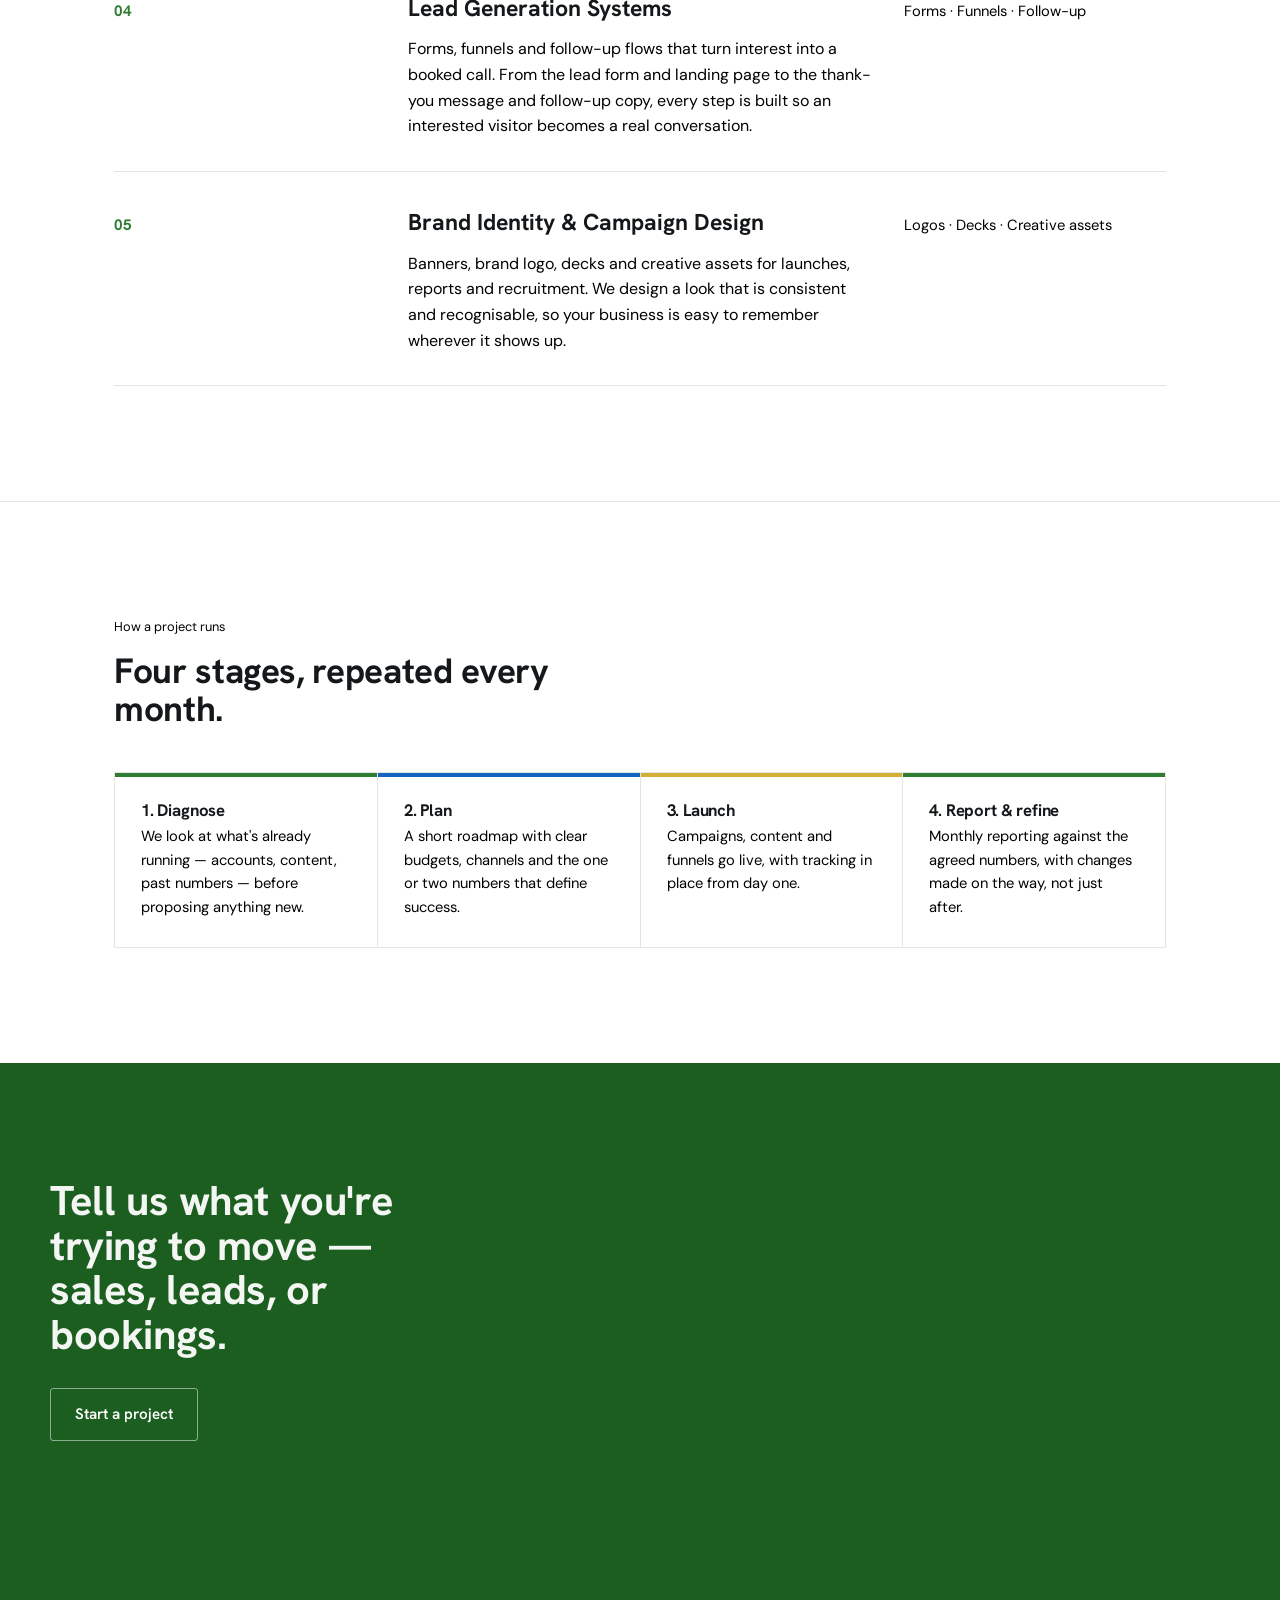
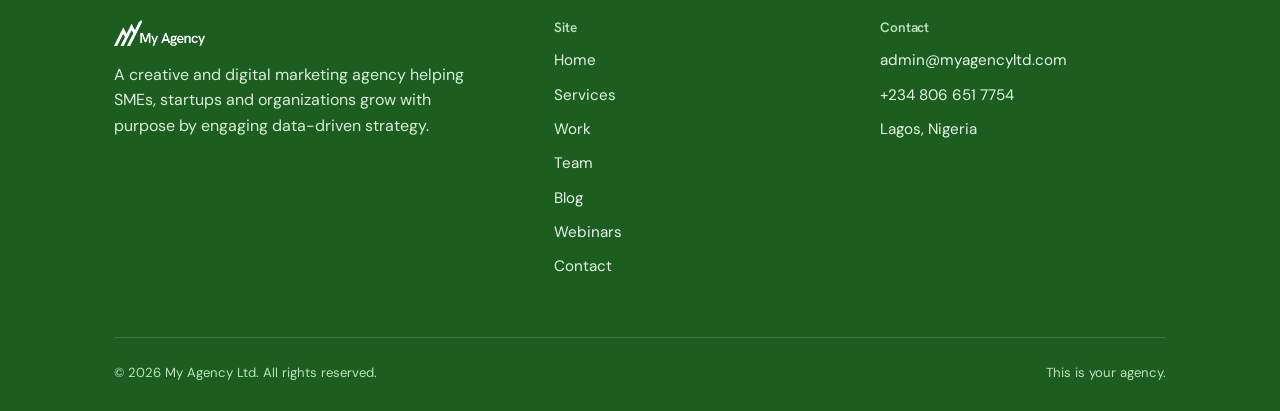
<file: services.html>
<!DOCTYPE html>
<html lang="en">
<head>
<meta charset="UTF-8">
<meta name="viewport" content="width=device-width, initial-scale=1.0">
<title>Services — My Agency Ltd</title>
<meta name="description" content="Grow with 360° strategic digital marketing. My Agency Ltd handles content, social media, branding, personal branding, and paid ads setup and maintenance.">
<link rel="icon" type="image/png" href="assets/img/favicon.png">
<link rel="preconnect" href="https://fonts.googleapis.com">
<link rel="preconnect" href="https://fonts.gstatic.com" crossorigin>
<link href="https://fonts.googleapis.com/css2?family=Hanken+Grotesk:wght@500;600;700;800&family=DM+Sans:wght@400;500;700&display=swap" rel="stylesheet">
<link rel="stylesheet" href="assets/css/style.css">
</head>
<body>

<nav class="nav">
  <a href="index.html" class="nav__logo"><img src="assets/img/logo-main.png" alt="My Agency Ltd"></a>
  <ul class="nav__links">
    <li><a href="index.html">Home</a></li>
    <li><a href="services.html" aria-current="page">Services</a></li>
    <li><a href="work.html">Work</a></li>
        <li><a href="team.html">Team</a></li>
    <li><a href="blog.html">Blog</a></li>
    <li><a href="webinar.html">Webinars</a></li>
    <li><a href="contact.html">Contact</a></li>
  </ul>
  <a href="contact.html" class="btn btn--ghost nav__cta">Start a project</a>
  <button class="nav__toggle" aria-label="Open menu"><span></span><span></span><span></span></button>
</nav>

<div class="mobile-menu">
  <button class="mobile-menu__close" aria-label="Close menu">&times;</button>
  <a href="index.html">Home</a>
  <a href="services.html">Services</a>
  <a href="work.html">Work</a>
    <a href="team.html">Team</a>
  <a href="blog.html">Blog</a>
  <a href="webinar.html">Webinars</a>
  <a href="contact.html">Contact</a>
</div>

<header class="page-hero wrap split">
  <div>
    <p class="eyebrow">Services</p>
    <h1>What we do, and how it fits together.</h1>
    <p class="lede">Grow with 360° strategic digital marketing. My Agency Ltd handles content, social media, branding, personal branding, and paid ads setup and maintenance.</p>
  </div>
  <div class="services-art" aria-hidden="true">
  <svg viewBox="0 0 400 400">
    <!-- slow-turning dashed orbit -->
    <circle class="orbit" cx="200" cy="200" r="140"/>

    <!-- spokes from hub to each service -->
    <line class="spoke spoke--1" x1="200" y1="200" x2="200"   y2="60"/>
    <line class="spoke spoke--2" x1="200" y1="200" x2="333.1" y2="156.7"/>
    <line class="spoke spoke--3" x1="200" y1="200" x2="282.3" y2="313.3"/>
    <line class="spoke spoke--4" x1="200" y1="200" x2="117.7" y2="313.3"/>
    <line class="spoke spoke--5" x1="200" y1="200" x2="66.9"  y2="156.7"/>

    <!-- hub -->
    <circle class="pulse pulse--1" cx="200" cy="200" r="48"/>
    <circle class="pulse pulse--2" cx="200" cy="200" r="48"/>
    <circle class="hub" cx="200" cy="200" r="48"/>
    <text class="hub__text" x="200" y="211" text-anchor="middle">360</text>

    <!-- 1. Strategy (green): target -->
    <g transform="translate(200 60)">
      <g class="node node--1">
        <circle class="node__bg" r="34"/>
        <circle class="glyph" r="13"/>
        <circle class="glyph" r="6"/>
        <circle class="glyph-fill" r="2.2"/>
      </g>
    </g>

    <!-- 2. Paid ads (blue): megaphone -->
    <g transform="translate(333.1 156.7)">
      <g class="node node--2">
        <circle class="node__bg" r="34"/>
        <path class="glyph" d="M-13 -5 L-13 5 L-5 5 L9 13 L9 -13 L-5 -5 Z"/>
        <path class="glyph" d="M14 -5 Q18 0 14 5"/>
      </g>
    </g>

    <!-- 3. Content (gold): speech bubble -->
    <g transform="translate(282.3 313.3)">
      <g class="node node--3">
        <circle class="node__bg" r="34"/>
        <path class="glyph" d="M-14 -11 H14 V6 H-1 L-9 14 V6 H-14 Z"/>
        <line class="glyph" x1="-7" y1="-4" x2="7" y2="-4"/>
      </g>
    </g>

    <!-- 4. Lead generation (green): funnel -->
    <g transform="translate(117.7 313.3)">
      <g class="node node--4">
        <circle class="node__bg" r="34"/>
        <path class="glyph" d="M-14 -12 H14 L4 0 V12 L-4 8 V0 Z"/>
      </g>
    </g>

    <!-- 5. Brand (blue): diamond -->
    <g transform="translate(66.9 156.7)">
      <g class="node node--5">
        <circle class="node__bg" r="34"/>
        <path class="glyph" d="M0 -14 L14 0 L0 14 L-14 0 Z"/>
        <path class="glyph" d="M0 -6 L6 0 L0 6 L-6 0 Z"/>
      </g>
    </g>
  </svg>
</div>
  </div>
</header>

<section class="section">
  <div class="wrap row-list services-list" style="margin-top:0;">
    <div class="row" style="--i:0">
      <span class="row__index">01</span>
      <div>
        <span class="row__title">Digital Marketing Strategy &amp; Execution</span>
        <p class="row__desc" style="margin-top:10px;">Positioning, budgets and a roadmap agreed before a single ad runs. We define your audience, set a clear plan tied to metrics we both watch, then carry it through from first draft to live campaign.</p>
      </div>
      <span class="row__meta">Positioning · Budgets · Roadmaps</span>
    </div>
    <div class="row" style="--i:1">
      <span class="row__index">02</span>
      <div>
        <span class="row__title">Paid Social;</span>
        <p class="row__desc" style="margin-top:10px;">Social media ads and pragmatic campaigns built around a number you actually track, whether that's cost per lead or cost per sale. We set up your Meta and Google campaigns, then maintain them with weekly checks, ongoing optimisation and monthly reporting.</p>
      </div>
      <span class="row__meta">Meta Ads · Google Ads</span>
    </div>
    <div class="row" style="--i:2">
      <span class="row__index">03</span>
      <div>
        <span class="row__title">Content Marketing &amp; Social Media Management/Marketing</span>
        <p class="row__desc" style="margin-top:10px;">Captions, content calendars and day-to-day community management, in your brand's voice. We plan what goes out, write it, publish it and respond to your audience, so your pages stay active and consistent across every platform.</p>
      </div>
      <span class="row__meta">Captions · Calendars · Community</span>
    </div>
    <div class="row" style="--i:3">
      <span class="row__index">04</span>
      <div>
        <span class="row__title">Lead Generation Systems</span>
        <p class="row__desc" style="margin-top:10px;">Forms, funnels and follow-up flows that turn interest into a booked call. From the lead form and landing page to the thank-you message and follow-up copy, every step is built so an interested visitor becomes a real conversation.</p>
      </div>
      <span class="row__meta">Forms · Funnels · Follow-up</span>
    </div>
    <div class="row" style="--i:4">
      <span class="row__index">05</span>
      <div>
        <span class="row__title">Brand Identity &amp; Campaign Design</span>
        <p class="row__desc" style="margin-top:10px;">Banners, brand logo, decks and creative assets for launches, reports and recruitment. We design a look that is consistent and recognisable, so your business is easy to remember wherever it shows up.</p>
      </div>
      <span class="row__meta">Logos · Decks · Creative assets</span>
    </div>
  </div>
  </section>
<section class="section cues cues--process">
  <div class="wrap">
    <p class="eyebrow">How a project runs</p>
    <h2 style="max-width: 22ch; font-size: clamp(1.6rem, 3vw, 2.2rem);">Four stages, repeated every month.</h2>
    <div class="strip">
      <div class="strip__item">
        <h3>1. Diagnose</h3>
        <p>We look at what's already running — accounts, content, past numbers — before proposing anything new.</p>
      </div>
      <div class="strip__item">
        <h3>2. Plan</h3>
        <p>A short roadmap with clear budgets, channels and the one or two numbers that define success.</p>
      </div>
      <div class="strip__item">
        <h3>3. Launch</h3>
        <p>Campaigns, content and funnels go live, with tracking in place from day one.</p>
      </div>
      <div class="strip__item">
        <h3>4. Report &amp; refine</h3>
        <p>Monthly reporting against the agreed numbers, with changes made on the way, not just after.</p>
      </div>
    </div>
  </div>
</section>

<section class="section--dark">
  <div class="wrap cta-banner">
    <h2>Tell us what you're trying to move — sales, leads, or bookings.</h2>
    <a href="contact.html" class="btn btn--ghost-light">Start a project</a>
  </div>
</section>

<footer class="site-footer">
  <div class="wrap">
    <div class="footer__grid">
      <div>
        <a href="index.html" class="footer__logo"><img src="assets/img/logo-main-white.png" alt="My Agency Ltd"></a>
        <p style="max-width: 32ch; color:#DCEBDC;">A creative and digital marketing agency helping SMEs, startups and organizations grow with purpose by engaging data-driven strategy.</p>
      </div>
      <div class="footer__col">
        <h4>Site</h4>
        <a href="index.html">Home</a>
        <a href="services.html">Services</a>
        <a href="work.html">Work</a>
                <a href="team.html">Team</a>
        <a href="blog.html">Blog</a>
        <a href="webinar.html">Webinars</a>
        <a href="contact.html">Contact</a>
      </div>
      <div class="footer__col">
        <h4>Contact</h4>
        <a href="mailto:admin@myagencyltd.com">admin@myagencyltd.com</a>
        <a href="tel:+2348066517754">+234 806 651 7754</a>
        <p>Lagos, Nigeria</p>
      </div>
    </div>
    <div class="footer__bottom">
      <span>&copy; 2026 My Agency Ltd. All rights reserved.</span>
      <span>This is your agency.</span>
    </div>
  </div>
</footer>

<script src="assets/js/main.js"></script>
  <script>
(function () {
  var list = document.querySelector('.services-list');
  if (!list) return;
  if (window.matchMedia && window.matchMedia('(prefers-reduced-motion: reduce)').matches) return;
  if (!('IntersectionObserver' in window)) return;

  list.classList.add('reveal-ready');
  var io = new IntersectionObserver(function (entries) {
    entries.forEach(function (e) {
      if (e.isIntersecting) {
        list.classList.add('is-visible');
        io.unobserve(list);
      }
    });
  }, { threshold: 0.15 });
  io.observe(list);
})();
</script>
  <script>
(function () {
  if (window.matchMedia && window.matchMedia('(prefers-reduced-motion: reduce)').matches) return;
  if (!('IntersectionObserver' in window)) return;
  var el = document.querySelector('.cues--process');
  if (!el) return;
  el.classList.add('proc--anim');
  var io = new IntersectionObserver(function (entries) {
    entries.forEach(function (e) {
      if (e.isIntersecting) { el.classList.add('is-visible'); io.unobserve(el); }
    });
  }, { threshold: 0.1, rootMargin: '0px 0px -6% 0px' });
  io.observe(el);
})();
</script>
  <script>
(function () {
  var nav = document.querySelector('.nav');
  var toggle = document.querySelector('.nav__toggle');
  var menu = document.querySelector('.mobile-menu');
  if (!toggle || !menu) return;

  function setOpen(open) {
    menu.classList.toggle('is-open', open);
    toggle.classList.toggle('is-open', open);
    toggle.setAttribute('aria-expanded', open);
    toggle.setAttribute('aria-label', open ? 'Close menu' : 'Open menu');
    document.body.style.overflow = open ? 'hidden' : '';
  }

  /* capture phase: this handler runs first and stops any older
     menu code from toggling a second time and cancelling it */
  document.addEventListener('click', function (e) {
    if (e.target.closest('.nav__toggle')) {
      e.stopPropagation();
      setOpen(!menu.classList.contains('is-open'));
    } else if (e.target.closest('.mobile-menu__close')) {
      e.stopPropagation();
      setOpen(false);
    } else if (e.target.closest('.mobile-menu a')) {
      setOpen(false);
    }
  }, true);

  document.addEventListener('keydown', function (e) {
    if (e.key === 'Escape') setOpen(false);
  });

  window.addEventListener('resize', function () {
    if (window.innerWidth >= 900) setOpen(false);
  });

  /* nav gets its background after scrolling */
  function onScroll() {
    if (nav) nav.classList.toggle('is-scrolled', window.scrollY > 20);
  }
  window.addEventListener('scroll', onScroll, { passive: true });
  onScroll();
})();
</script>
</body>
</html>
</file>
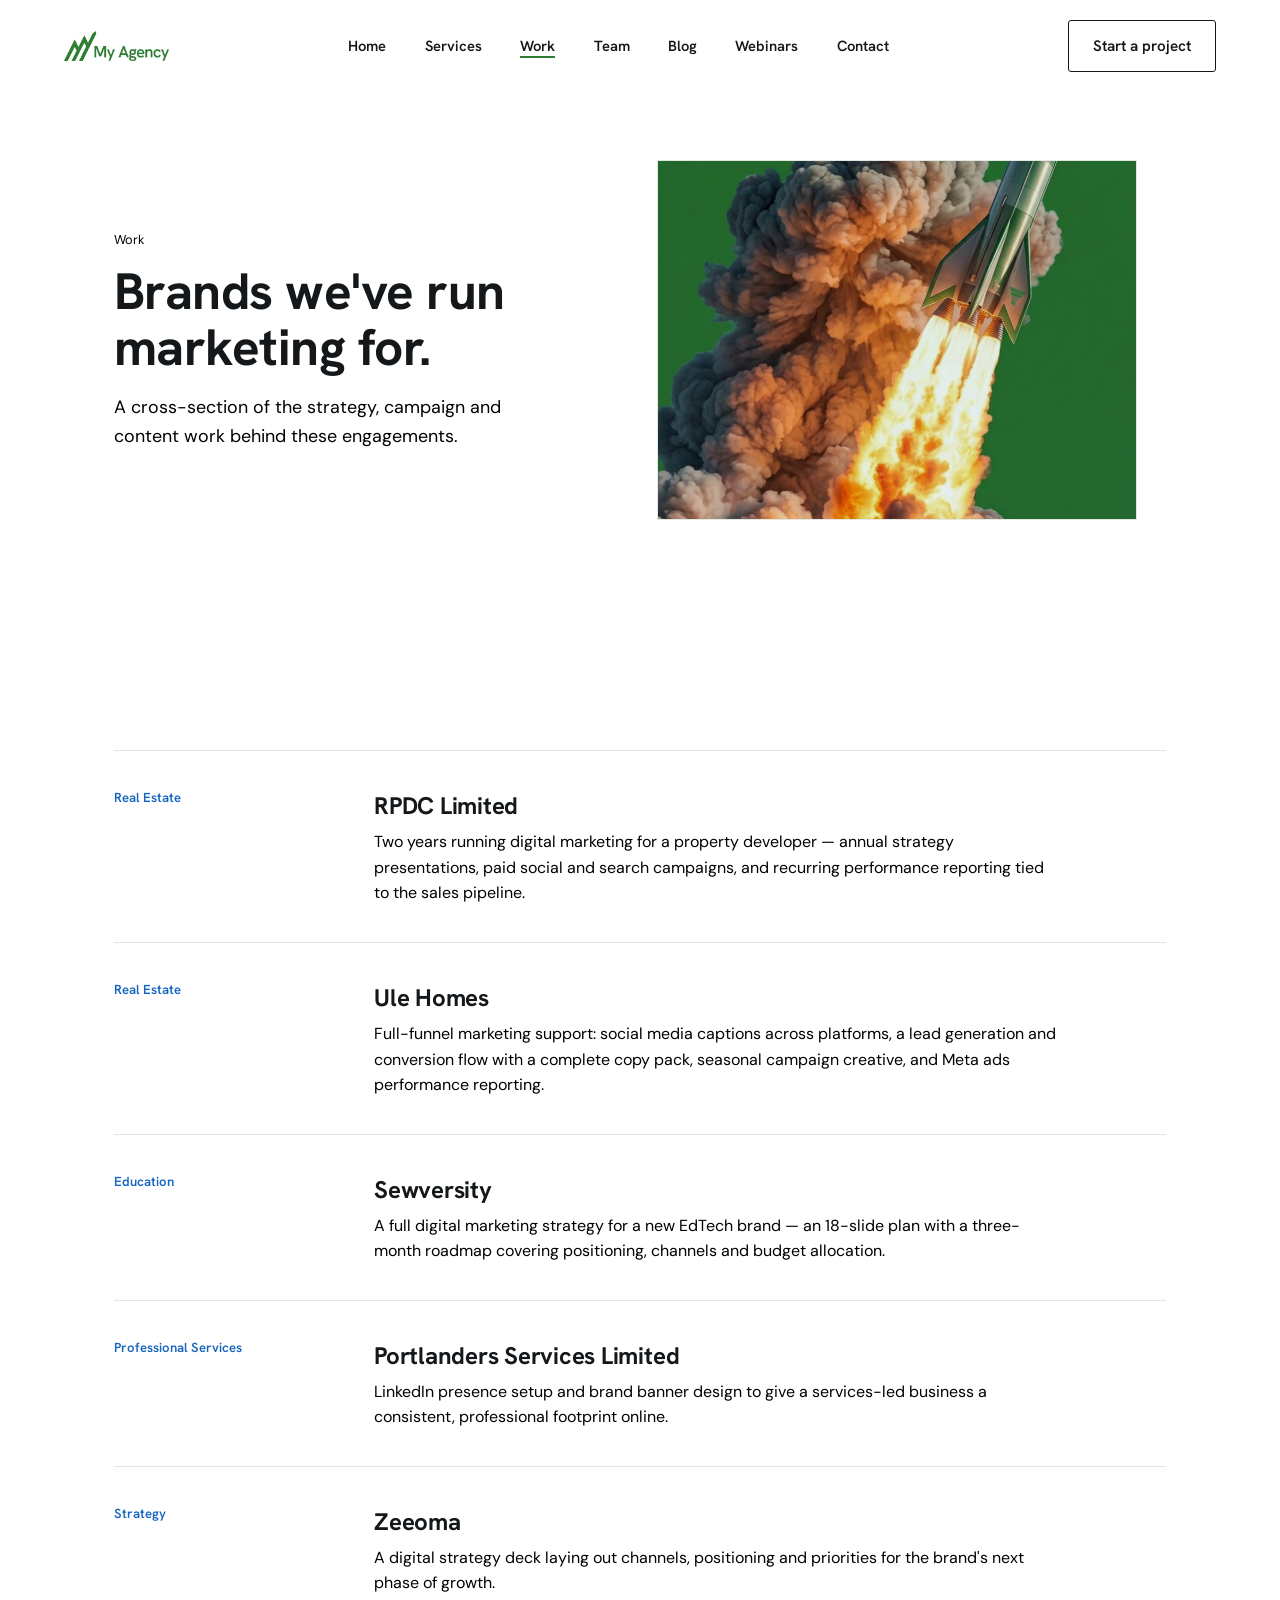
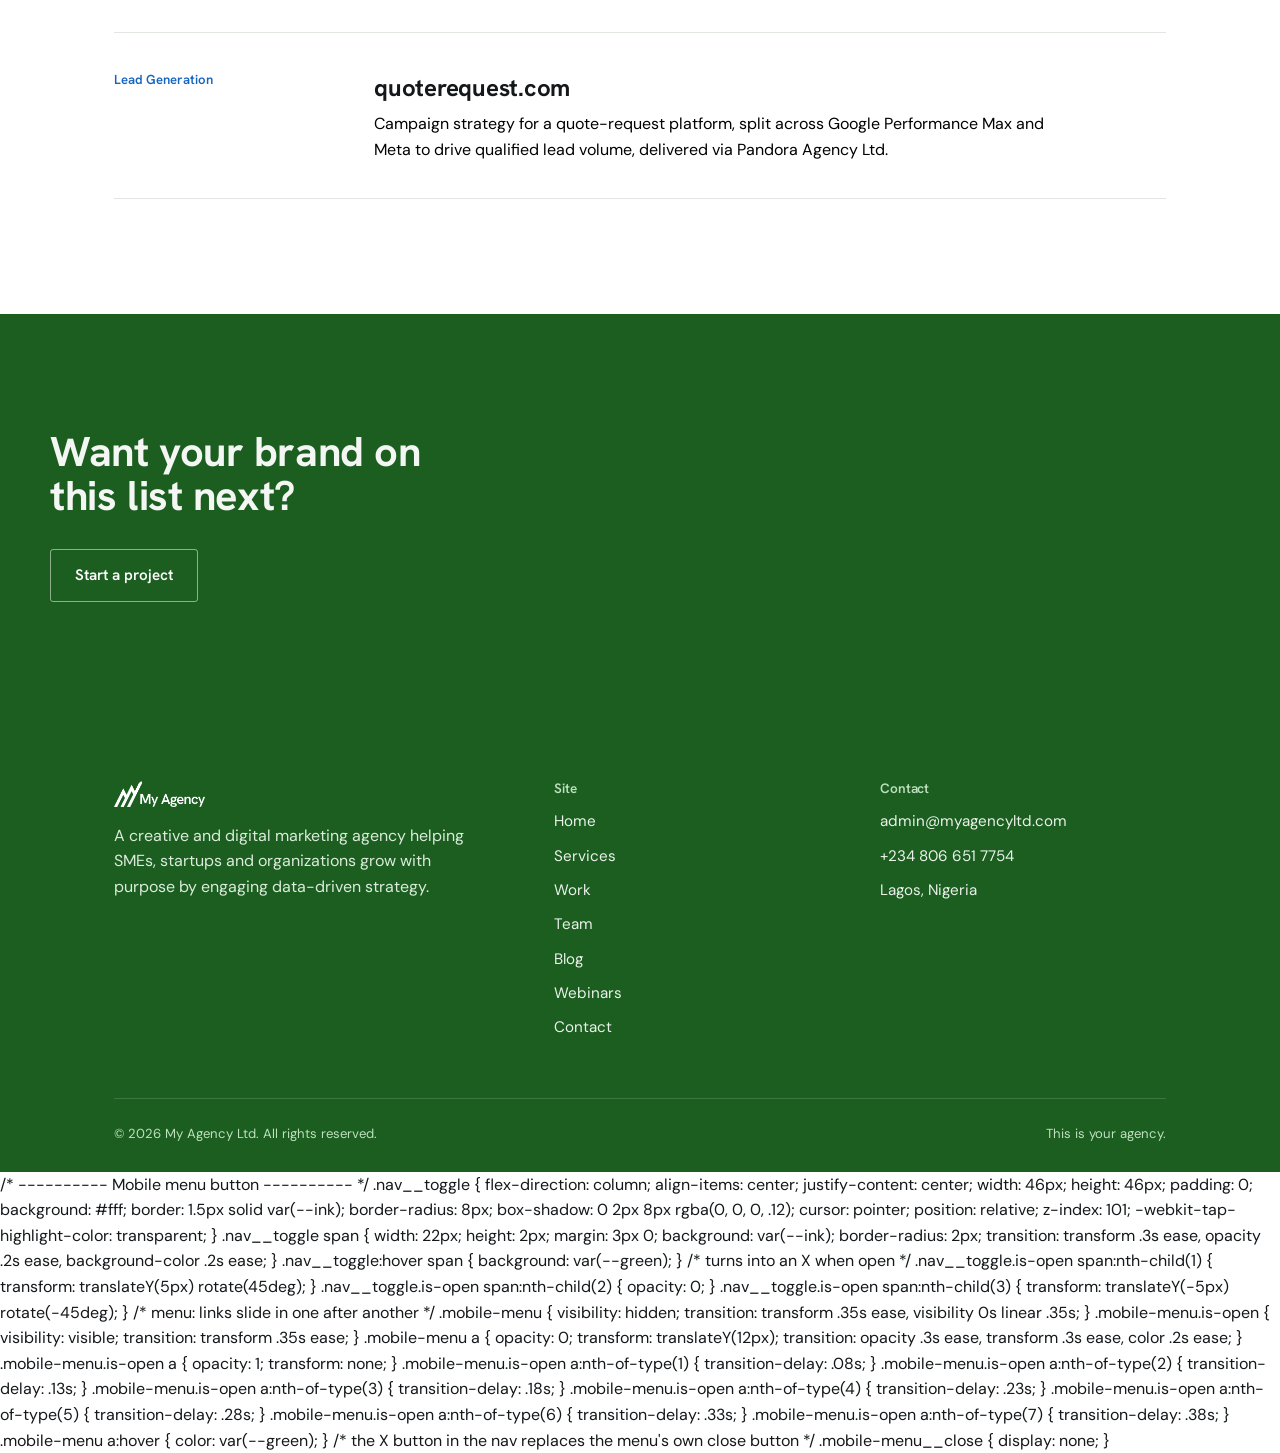
<file: work.html>
<!DOCTYPE html>
<html lang="en">
<head>
<meta charset="UTF-8">
<meta name="viewport" content="width=device-width, initial-scale=1.0">
<title>Work — My Agency Ltd</title>
<meta name="description" content="Marketing strategy, paid media and content work by My Agency Ltd for clients including RPDC, Ule Homes, Sewversity and Portlanders.">
<link rel="icon" type="image/png" href="assets/img/favicon.png">
<link rel="preconnect" href="https://fonts.googleapis.com">
<link rel="preconnect" href="https://fonts.gstatic.com" crossorigin>
<link href="https://fonts.googleapis.com/css2?family=Hanken+Grotesk:wght@500;600;700;800&family=DM+Sans:wght@400;500;700&display=swap" rel="stylesheet">
<link rel="stylesheet" href="assets/css/style.css">
</head>
<body>

<nav class="nav">
  <a href="index.html" class="nav__logo"><img src="assets/img/logo-main.png" alt="My Agency Ltd"></a>
  <ul class="nav__links">
    <li><a href="index.html">Home</a></li>
    <li><a href="services.html">Services</a></li>
    <li><a href="work.html" aria-current="page">Work</a></li>
        <li><a href="team.html">Team</a></li>
    <li><a href="blog.html">Blog</a></li>
    <li><a href="webinar.html">Webinars</a></li>
    <li><a href="contact.html">Contact</a></li>
  </ul>
  <a href="contact.html" class="btn btn--ghost nav__cta">Start a project</a>
  <button class="nav__toggle" aria-label="Open menu"><span></span><span></span><span></span></button>
</nav>

<div class="mobile-menu">
  <button class="mobile-menu__close" aria-label="Close menu">&times;</button>
  <a href="index.html">Home</a>
  <a href="services.html">Services</a>
  <a href="work.html">Work</a>
    <a href="team.html">Team</a>
  <a href="blog.html">Blog</a>
  <a href="webinar.html">Webinars</a>
  <a href="contact.html">Contact</a>
</div>

<header class="page-hero wrap split">
  <div>
    <p class="eyebrow">Work</p>
    <h1>Brands we've run marketing for.</h1>
    <p class="lede">A cross-section of the strategy, campaign and content work behind these engagements.</p>
  </div>
  <div class="photo photo--tall">
    <img src="assets/img/work-hero.jpg" alt="A campaign launch represented as liftoff — momentum behind client work">
  </div>
</header>

<section class="section" style="border-top:none;">
  <div class="wrap case-list">
    <div class="case">
      <span class="case__tag">Real Estate</span>
      <div>
        <h3>RPDC Limited</h3>
        <p>Two years running digital marketing for a property developer — annual strategy presentations, paid social and search campaigns, and recurring performance reporting tied to the sales pipeline.</p>
      </div>
    </div>
    <div class="case">
      <span class="case__tag">Real Estate</span>
      <div>
        <h3>Ule Homes</h3>
        <p>Full-funnel marketing support: social media captions across platforms, a lead generation and conversion flow with a complete copy pack, seasonal campaign creative, and Meta ads performance reporting.</p>
      </div>
    </div>
    <div class="case">
      <span class="case__tag">Education</span>
      <div>
        <h3>Sewversity</h3>
        <p>A full digital marketing strategy for a new EdTech brand — an 18-slide plan with a three-month roadmap covering positioning, channels and budget allocation.</p>
      </div>
    </div>
    <div class="case">
      <span class="case__tag">Professional Services</span>
      <div>
        <h3>Portlanders Services Limited</h3>
        <p>LinkedIn presence setup and brand banner design to give a services-led business a consistent, professional footprint online.</p>
      </div>
    </div>
    <div class="case">
      <span class="case__tag">Strategy</span>
      <div>
        <h3>Zeeoma</h3>
        <p>A digital strategy deck laying out channels, positioning and priorities for the brand's next phase of growth.</p>
      </div>
    </div>
    <div class="case">
      <span class="case__tag">Lead Generation</span>
      <div>
        <h3>quoterequest.com</h3>
        <p>Campaign strategy for a quote-request platform, split across Google Performance Max and Meta to drive qualified lead volume, delivered via Pandora Agency Ltd.</p>
      </div>
    </div>
  </div>
</section>

<section class="section--dark">
  <div class="wrap cta-banner">
    <h2>Want your brand on this list next?</h2>
    <a href="contact.html" class="btn btn--ghost-light">Start a project</a>
  </div>
</section>

<footer class="site-footer">
  <div class="wrap">
    <div class="footer__grid">
      <div>
        <a href="index.html" class="footer__logo"><img src="assets/img/logo-main-white.png" alt="My Agency Ltd"></a>
        <p style="max-width: 32ch; color:#DCEBDC;">A creative and digital marketing agency helping SMEs, startups and organizations grow with purpose by engaging data-driven strategy.</p>
      </div>
      <div class="footer__col">
        <h4>Site</h4>
        <a href="index.html">Home</a>
        <a href="services.html">Services</a>
        <a href="work.html">Work</a>
                <a href="team.html">Team</a>
        <a href="blog.html">Blog</a>
        <a href="webinar.html">Webinars</a>
        <a href="contact.html">Contact</a>
      </div>
      <div class="footer__col">
        <h4>Contact</h4>
        <a href="mailto:admin@myagencyltd.com">admin@myagencyltd.com</a>
        <a href="tel:+2348066517754">+234 806 651 7754</a>
        <p>Lagos, Nigeria</p>
      </div>
    </div>
    <div class="footer__bottom">
      <span>&copy; 2026 My Agency Ltd. All rights reserved.</span>
      <span>This is your agency.</span>
    </div>
  </div>
</footer>

<script src="assets/js/main.js"></script>
  /* ---------- Mobile menu button ---------- */
.nav__toggle {
  flex-direction: column;
  align-items: center;
  justify-content: center;
  width: 46px;
  height: 46px;
  padding: 0;
  background: #fff;
  border: 1.5px solid var(--ink);
  border-radius: 8px;
  box-shadow: 0 2px 8px rgba(0, 0, 0, .12);
  cursor: pointer;
  position: relative;
  z-index: 101;
  -webkit-tap-highlight-color: transparent;
}
.nav__toggle span {
  width: 22px;
  height: 2px;
  margin: 3px 0;
  background: var(--ink);
  border-radius: 2px;
  transition: transform .3s ease, opacity .2s ease, background-color .2s ease;
}
.nav__toggle:hover span { background: var(--green); }

/* turns into an X when open */
.nav__toggle.is-open span:nth-child(1) { transform: translateY(5px) rotate(45deg); }
.nav__toggle.is-open span:nth-child(2) { opacity: 0; }
.nav__toggle.is-open span:nth-child(3) { transform: translateY(-5px) rotate(-45deg); }

/* menu: links slide in one after another */
.mobile-menu { visibility: hidden; transition: transform .35s ease, visibility 0s linear .35s; }
.mobile-menu.is-open { visibility: visible; transition: transform .35s ease; }
.mobile-menu a { opacity: 0; transform: translateY(12px); transition: opacity .3s ease, transform .3s ease, color .2s ease; }
.mobile-menu.is-open a { opacity: 1; transform: none; }
.mobile-menu.is-open a:nth-of-type(1) { transition-delay: .08s; }
.mobile-menu.is-open a:nth-of-type(2) { transition-delay: .13s; }
.mobile-menu.is-open a:nth-of-type(3) { transition-delay: .18s; }
.mobile-menu.is-open a:nth-of-type(4) { transition-delay: .23s; }
.mobile-menu.is-open a:nth-of-type(5) { transition-delay: .28s; }
.mobile-menu.is-open a:nth-of-type(6) { transition-delay: .33s; }
.mobile-menu.is-open a:nth-of-type(7) { transition-delay: .38s; }
.mobile-menu a:hover { color: var(--green); }

/* the X button in the nav replaces the menu's own close button */
.mobile-menu__close { display: none; }
</body>
</html>
</file>
<file: assets/css/style.css>
/* ===========================================================
   My Agency Ltd — design tokens
   =========================================================== */
:root {
  --green: #2E7D32;
  --green-dark: #1B5E20;
  --green-tint: #F1F7F1;
  --blue: #1565C0;
  --gold: #D4AF37;
  --ink: #14181A;
  --muted: #000000;
  --paper: #FFFFFF;
  --line: #E3E7E2;

  --display: "Hanken Grotesk", -apple-system, BlinkMacSystemFont, "Segoe UI", sans-serif;
  --body: "DM Sans", -apple-system, BlinkMacSystemFont, "Segoe UI", sans-serif;

  --wrap: 1180px;
  --pad: clamp(24px, 5vw, 64px);
  --gap-xl: clamp(56px, 9vw, 120px);
}

* { box-sizing: border-box; }
html { scroll-behavior: smooth; }

@media (prefers-reduced-motion: reduce) {
  html { scroll-behavior: auto; }
  * { animation-duration: 0.001ms !important; animation-iteration-count: 1 !important; transition-duration: 0.001ms !important; }
}

body {
  margin: 0;
  background: var(--paper);
  color: var(--ink);
  font-family: var(--body);
  font-size: 16px;
  line-height: 1.6;
  -webkit-font-smoothing: antialiased;
}

h1, h2, h3, h4 {
  font-family: var(--display);
  font-weight: 700;
  line-height: 1.08;
  margin: 0;
  letter-spacing: -0.01em;
}

p { margin: 0; }

a {
  color: inherit;
  text-decoration: none;
}

img { max-width: 100%; display: block; }

.wrap {
  max-width: var(--wrap);
  margin: 0 auto;
  padding-left: var(--pad);
  padding-right: var(--pad);
}

.section {
  padding-top: var(--gap-xl);
  padding-bottom: var(--gap-xl);
  border-top: 1px solid var(--line);
}

.section--tint { background: var(--green-tint); border-top: none; }
.section--dark { background: var(--green-dark); color: #F3F6F2; border-top: none; }

.eyebrow {
  font-family: var(--body);
  font-size: 0.8rem;
  color: var(--muted);
  margin-bottom: 14px;
}

.section--dark .eyebrow { color: #BFE0BF; }

.lede {
  font-size: clamp(1.05rem, 1.4vw, 1.2rem);
  color: var(--muted);
  max-width: 46ch;
}

.section--dark .lede { color: #DCEBDC; }

/* ---------- buttons & links ---------- */
.btn {
  display: inline-flex;
  align-items: center;
  gap: 10px;
  font-family: var(--display);
  font-weight: 600;
  font-size: 0.95rem;
  padding: 13px 24px;
  border-radius: 3px;
  border: 1px solid transparent;
  transition: background 0.2s ease, color 0.2s ease, border-color 0.2s ease, transform 0.15s ease;
}

.btn--primary {
  background: var(--green);
  color: #fff;
}
.btn--primary:hover { background: var(--green-dark); transform: translateY(-1px); }

.btn--ghost {
  border-color: var(--ink);
  color: var(--ink);
}
.btn--ghost:hover { border-color: var(--green); color: var(--green); }

.btn--ghost-light {
  border-color: rgba(255,255,255,0.5);
  color: #fff;
}
.btn--ghost-light:hover { border-color: #fff; }

.text-link {
  position: relative;
  font-weight: 500;
  padding-bottom: 2px;
}
.text-link::after {
  content: "";
  position: absolute;
  left: 0; right: 100%;
  bottom: 0;
  height: 1px;
  background: currentColor;
  transition: right 0.25s ease;
}
.text-link:hover::after { right: 0; }

/* ---------- nav ---------- */
.nav {
  position: fixed;
  top: 0; left: 0; right: 0;
  z-index: 100;
  padding: 20px var(--pad);
  display: flex;
  align-items: center;
  justify-content: space-between;
  background: rgba(255,255,255,0);
  border-bottom: 1px solid transparent;
  transition: background 0.25s ease, border-color 0.25s ease, padding 0.25s ease;
}
.nav.is-scrolled {
  background: rgba(255,255,255,0.92);
  backdrop-filter: blur(6px);
  border-bottom: 1px solid var(--line);
  padding-top: 14px;
  padding-bottom: 14px;
}
.nav__logo img { height: 30px; width: auto; }
.nav__links {
  display: flex;
  align-items: center;
  gap: clamp(20px, 3vw, 40px);
  list-style: none;
  margin: 0; padding: 0;
  font-family: var(--display);
  font-size: 0.92rem;
  font-weight: 600;
}
.nav__links a { position: relative; padding-bottom: 3px; }
.nav__links a::after {
  content: "";
  position: absolute;
  left: 0; right: 100%;
  bottom: 0;
  height: 2px;
  background: var(--green);
  transition: right 0.2s ease;
}
.nav__links a:hover::after,
.nav__links a[aria-current="page"]::after { right: 0; }
.nav__cta { display: none; }
@media (min-width: 900px) { .nav__cta { display: inline-flex; } }

.nav__toggle {
  display: inline-flex;
  background: none;
  border: none;
  cursor: pointer;
  padding: 6px;
}
@media (min-width: 900px) { .nav__toggle { display: none; } }
.nav__toggle span {
  display: block;
  width: 22px;
  height: 2px;
  background: var(--ink);
  margin: 5px 0;
}

.nav__links { display: none; }
@media (min-width: 900px) { .nav__links { display: flex; } }

.mobile-menu {
  position: fixed;
  inset: 0;
  background: var(--paper);
  z-index: 99;
  display: flex;
  flex-direction: column;
  justify-content: center;
  gap: 28px;
  padding: var(--pad);
  transform: translateY(-100%);
  transition: transform 0.3s ease;
}
.mobile-menu.is-open { transform: translateY(0); }
.mobile-menu a {
  font-family: var(--display);
  font-size: 1.8rem;
  font-weight: 700;
}
.mobile-menu__close {
  position: absolute;
  top: 20px; right: var(--pad);
  background: none;
  border: none;
  font-size: 1.6rem;
  cursor: pointer;
}

/* ---------- hero ---------- */
.hero {
  position: relative;
  padding-top: clamp(120px, 18vw, 180px);
  padding-bottom: var(--gap-xl);
  overflow: hidden;
}
.hero__grid {
  display: grid;
  grid-template-columns: 1fr;
  gap: 40px;
  align-items: center;
}
@media (min-width: 900px) {
  .hero__grid { grid-template-columns: 1.1fr 0.9fr; gap: 20px; }
}
.hero h1 {
  font-size: clamp(2.4rem, 5.4vw, 4.1rem);
  max-width: 14ch;
}
.hero__lede {
  margin-top: 22px;
  font-size: clamp(1.05rem, 1.5vw, 1.25rem);
  color: var(--muted);
  max-width: 46ch;
}
.hero__actions {
  margin-top: 36px;
  display: flex;
  gap: 16px;
  flex-wrap: wrap;
}
.hero__art {
  position: relative;
  min-height: 280px;
}
.hero__art svg { width: 100%; height: auto; overflow: visible; }
.hero__art .stroke {
  fill: none;
  stroke-linecap: square;
  stroke-linejoin: miter;
}
.hero__art .stroke--1 { stroke: var(--green); stroke-width: 26; }
.hero__art .stroke--2 { stroke: var(--blue); stroke-width: 26; opacity: 0.85; }
.hero__art .stroke--3 { stroke: var(--gold); stroke-width: 26; opacity: 0.9; }

/* ---------- ambient corner motif ---------- */
.motif {
  position: absolute;
  pointer-events: none;
  opacity: 0.06;
  z-index: 0;
}
.motif--tr { top: -40px; right: -60px; width: 320px; }
.motif--bl { bottom: -40px; left: -60px; width: 260px; transform: rotate(180deg); }

/* ---------- row list (services / work) ---------- */
.row-list { margin-top: 48px; }
.row {
  display: grid;
  grid-template-columns: 1fr;
  gap: 12px;
  padding: 32px 0;
  border-top: 1px solid var(--line);
}
.row-list .row:last-child { border-bottom: 1px solid var(--line); }
@media (min-width: 780px) {
  .row { grid-template-columns: 0.9fr 1.6fr 0.9fr; gap: 32px; align-items: baseline; }
}
.row__index {
  font-family: var(--display);
  font-weight: 700;
  color: var(--green);
  font-size: 0.95rem;
}
.row__title {
  font-family: var(--display);
  font-weight: 700;
  font-size: clamp(1.15rem, 1.8vw, 1.45rem);
}
.row__desc { color: var(--muted); max-width: 52ch; }
.row__meta { color: var(--muted); font-size: 0.92rem; }

/* ---------- industries strip ---------- */
.strip {
  display: flex;
  flex-wrap: wrap;
  gap: 0;
  margin-top: 44px;
  border-top: 1px solid var(--line);
  border-left: 1px solid var(--line);
}
.strip__item {
  flex: 1 1 220px;
  padding: 28px 26px;
  border-right: 1px solid var(--line);
  border-bottom: 1px solid var(--line);
}
.strip__item h3 { font-size: 1.05rem; margin-bottom: 6px; }
.strip__item p { color: var(--muted); font-size: 0.92rem; }

/* ---------- two-col section ---------- */
.split {
  display: grid;
  grid-template-columns: 1fr;
  gap: var(--gap-xl);
}
@media (min-width: 860px) {
  .split { grid-template-columns: 0.85fr 1.15fr; }
}

/* ---------- work cards (minimal, no shadow) ---------- */
.case {
  padding: 36px 0;
  border-top: 1px solid var(--line);
  display: grid;
  gap: 14px;
  grid-template-columns: 1fr;
}
.case-list .case:last-child { border-bottom: 1px solid var(--line); }
@media (min-width: 780px) {
  .case { grid-template-columns: 220px 1fr; gap: 40px; }
}
.case__tag {
  font-family: var(--display);
  font-weight: 600;
  font-size: 0.82rem;
  color: var(--blue);
  text-transform: none;
}
.case h3 { font-size: clamp(1.2rem, 2vw, 1.5rem); margin-top: 6px; }
.case p { color: var(--muted); margin-top: 10px; max-width: 62ch; }

/* ---------- CTA banner ---------- */
.cta-banner {
  padding: var(--gap-xl) 0;
  text-align: left;
}
.cta-banner h2 { max-width: 18ch; font-size: clamp(1.8rem, 4vw, 2.6rem); }
.cta-banner .btn { margin-top: 30px; }

/* ---------- footer ---------- */
footer.site-footer {
  background: var(--green-dark);
  color: #EAF2EA;
  padding: 64px 0 28px;
}
.footer__grid {
  display: grid;
  grid-template-columns: 1fr;
  gap: 40px;
}
@media (min-width: 780px) {
  .footer__grid { grid-template-columns: 1.4fr 1fr 1fr; }
}
.footer__logo img { height: 26px; margin-bottom: 16px; }
.footer__col h4 {
  font-family: var(--display);
  font-size: 0.85rem;
  color: #BFE0BF;
  margin-bottom: 14px;
  font-weight: 600;
}
.footer__col a, .footer__col p {
  display: block;
  color: #EAF2EA;
  margin-bottom: 10px;
  font-size: 0.95rem;
}
.footer__col a:hover { color: #fff; text-decoration: underline; }
.footer__bottom {
  margin-top: 48px;
  padding-top: 24px;
  border-top: 1px solid rgba(255,255,255,0.15);
  font-size: 0.82rem;
  color: #BFE0BF;
  display: flex;
  justify-content: space-between;
  flex-wrap: wrap;
  gap: 12px;
}

/* ---------- contact page ---------- */
.contact-grid {
  display: grid;
  grid-template-columns: 1fr;
  gap: var(--gap-xl);
}
@media (min-width: 860px) {
  .contact-grid { grid-template-columns: 1fr 1fr; }
}
.contact-block { margin-bottom: 30px; }
.contact-block h4 {
  font-size: 0.85rem;
  color: var(--muted);
  font-weight: 600;
  margin-bottom: 8px;
  text-transform: none;
}
.contact-block a, .contact-block p { font-size: 1.15rem; font-family: var(--display); font-weight: 600; }

.field { margin-bottom: 22px; }
.field label {
  display: block;
  font-size: 0.85rem;
  color: var(--muted);
  margin-bottom: 8px;
}
.field input, .field textarea {
  width: 100%;
  border: none;
  border-bottom: 1px solid var(--line);
  padding: 12px 0;
  font-family: var(--body);
  font-size: 1rem;
  background: transparent;
  color: var(--ink);
}
.field input:focus, .field textarea:focus {
  outline: none;
  border-bottom-color: var(--green);
}
.field textarea { resize: vertical; min-height: 110px; }

:focus-visible {
  outline: 2px solid var(--blue);
  outline-offset: 2px;
}

.page-hero {
  padding-top: clamp(120px, 16vw, 160px);
  padding-bottom: 56px;
}
.page-hero h1 { font-size: clamp(2rem, 4.4vw, 3.2rem); max-width: 18ch; }
.page-hero .lede { margin-top: 18px; }

.page-hero.split {
  align-items: center;
  padding-bottom: var(--gap-xl);
}

/* ---------- photo blocks ---------- */
.photo {
  position: relative;
  aspect-ratio: 4 / 3;
  overflow: hidden;
  background: var(--green-tint);
  border: 1px solid var(--line);
}
.photo--wide { aspect-ratio: 21 / 9; }
.photo--tall { aspect-ratio: 3 / 4; }
.photo img {
  width: 100%;
  height: 100%;
  object-fit: cover;
  display: block;
  position: relative;
  z-index: 1;
}
.photo::after {
  content: "";
  position: absolute;
  inset: 0;
  background: linear-gradient(160deg, rgba(46,125,50,0.16), rgba(21,101,192,0.09));
  mix-blend-mode: multiply;
  z-index: 2;
  pointer-events: none;
}

/* ---------- team grid ---------- */
.team-grid {
  display: grid;
  grid-template-columns: repeat(auto-fit, minmax(220px, 1fr));
  gap: 40px;
  margin-top: 48px;
}
.team-card .photo { aspect-ratio: 1 / 1; margin-bottom: 18px; }
.team-card h3 { font-size: 1.15rem; }
.team-card .role {
  color: var(--blue);
  font-family: var(--display);
  font-weight: 600;
  font-size: 0.82rem;
  margin-top: 4px;
}
.team-card .bio { color: var(--muted); margin-top: 10px; font-size: 0.92rem; }

.team-card--placeholder {
  border: 1px dashed #B9C4B9;
  border-radius: 2px;
  padding: 28px;
  min-height: 260px;
  display: flex;
  flex-direction: column;
  align-items: center;
  justify-content: center;
  text-align: center;
  color: var(--muted);
  font-size: 0.88rem;
}

/* ---------- event banner (home sneak peek) ---------- */
.event-banner {
  display: flex;
  flex-wrap: wrap;
  align-items: center;
  justify-content: space-between;
  gap: 24px;
  padding: 30px 36px;
  border: 1px solid var(--line);
  border-left: 4px solid var(--green);
  background: var(--green-tint);
}
.event-banner__title {
  font-family: var(--display);
  font-weight: 700;
  font-size: 1.15rem;
}
.event-banner__meta {
  color: var(--muted);
  font-size: 0.9rem;
  margin-top: 6px;
}

/* ---------- dashed placeholder variant for case rows ---------- */
.case--placeholder {
  border-style: dashed;
  border-color: #B9C4B9;
}
.case--placeholder .case__tag { color: var(--muted); }

/* ===========================================================
   Page-specific hero animations — Team, Blog, Webinars
   Pure CSS, independent of the homepage's JS-driven line-draw.
   =========================================================== */

/* ---------- Team: nodes connecting (network forming) ---------- */
.team-art { position: relative; min-height: 280px; }
.team-art svg { width: 100%; height: auto; overflow: visible; }
.team-art .connector {
  fill: none;
  stroke: #B9C4B9;
  stroke-width: 2.5;
  stroke-linecap: round;
  animation: teamLineDraw 0.9s cubic-bezier(.65,.05,.2,1) forwards;
}
.team-art .connector--1 { stroke-dasharray: 206; stroke-dashoffset: 206; animation-delay: 0.1s; }
.team-art .connector--2 { stroke-dasharray: 163; stroke-dashoffset: 163; animation-delay: 0.35s; }
.team-art .connector--3 { stroke-dasharray: 261; stroke-dashoffset: 261; animation-delay: 0.6s; }
.team-art .node {
  transform-box: fill-box;
  transform-origin: center;
  opacity: 0;
  animation: teamNodePop 0.5s cubic-bezier(.34,1.56,.64,1) forwards;
}
.team-art .node--1 { fill: var(--green); animation-delay: 0.85s; }
.team-art .node--2 { fill: var(--blue); animation-delay: 1.0s; }
.team-art .node--3 { fill: var(--gold); animation-delay: 1.15s; }
@keyframes teamLineDraw { to { stroke-dashoffset: 0; } }
@keyframes teamNodePop { from { transform: scale(0); opacity: 0; } to { transform: scale(1); opacity: 1; } }

/* ---------- Blog: lines of text writing themselves in ---------- */
.blog-art { position: relative; min-height: 280px; }
.blog-art svg { width: 100%; height: auto; overflow: visible; }
.blog-art .line {
  stroke-linecap: round;
  animation: blogLineDraw 0.7s cubic-bezier(.65,.05,.2,1) forwards;
}
.blog-art .line--1 { stroke: var(--line); stroke-width: 10; stroke-dasharray: 360; stroke-dashoffset: 360; animation-delay: 0.1s; }
.blog-art .line--2 { stroke: var(--green); stroke-width: 10; stroke-dasharray: 320; stroke-dashoffset: 320; animation-delay: 0.35s; }
.blog-art .line--3 { stroke: var(--blue); stroke-width: 10; stroke-dasharray: 340; stroke-dashoffset: 340; animation-delay: 0.6s; }
.blog-art .line--4 { stroke: var(--gold); stroke-width: 10; stroke-dasharray: 200; stroke-dashoffset: 200; animation-delay: 0.85s; }
@keyframes blogLineDraw { to { stroke-dashoffset: 0; } }

/* ---------- Webinars: a live signal pulsing outward ---------- */
.webinar-art {
  position: relative;
  min-height: 280px;
  display: flex;
  align-items: center;
  justify-content: center;
}
.webinar-art .pulse-wrap { position: relative; width: 160px; height: 160px; }
.webinar-art .dot {
  position: absolute;
  top: 50%; left: 50%;
  width: 22px; height: 22px;
  margin: -11px 0 0 -11px;
  border-radius: 50%;
  background: var(--green);
  z-index: 2;
}
.webinar-art .ring {
  position: absolute;
  top: 50%; left: 50%;
  width: 22px; height: 22px;
  margin: -11px 0 0 -11px;
  border-radius: 50%;
  border: 2px solid var(--green);
  opacity: 0;
  animation: webinarPulse 2.4s ease-out infinite;
}
.webinar-art .ring--1 { animation-delay: 0s; border-color: var(--green); }
.webinar-art .ring--2 { animation-delay: 0.8s; border-color: var(--blue); }
.webinar-art .ring--3 { animation-delay: 1.6s; border-color: var(--gold); }
@keyframes webinarPulse {
  0% { transform: scale(1); opacity: 0.6; }
  100% { transform: scale(6.5); opacity: 0; }
}
/* ==========================================================
   Brand colour cues and hovers
   Brand colours: green #2E7D32, blue #1565C0, gold #D4AF37
   (--tint is the 20% tint of each colour; text stays dark on tints)
   ========================================================== */

.cues .row:nth-child(3n+1),
.cues .strip__item:nth-child(3n+1),
.cues .case:nth-child(3n+1) { --c: #2E7D32; --tint: #D5E5D6; --on: #FFFFFF; }

.cues .row:nth-child(3n+2),
.cues .strip__item:nth-child(3n+2),
.cues .case:nth-child(3n+2) { --c: #1565C0; --tint: #D0E0F2; --on: #FFFFFF; }

.cues .row:nth-child(3n),
.cues .strip__item:nth-child(3n),
.cues .case:nth-child(3n) { --c: #D4AF37; --tint: #F6EFD7; --on: #1A1A1A; }

.cues .row,
.cues .strip__item,
.cues .case {
  transition: background-color .25s ease, box-shadow .25s ease, transform .25s ease;
}

/* Strategic 360 digital marketing: each service row */
.cues .row {
  padding-left: 16px;
  padding-right: 16px;
  box-shadow: inset 3px 0 0 var(--c);
}
.cues .row:hover {
  background-color: var(--tint);
  box-shadow: inset 6px 0 0 var(--c);
}
.cues .row:hover .row__index,
.cues .row:hover .row__title,
.cues .row:hover .row__desc { color: #1A1A1A; }

/* Industries we know: each industry card */
.cues .strip__item {
  box-shadow: inset 0 4px 0 var(--c);
}
.cues .strip__item:hover {
  background-color: var(--tint);
  box-shadow: inset 0 8px 0 var(--c), 0 12px 24px rgba(0, 0, 0, .08);
  transform: translateY(-4px);
}
.cues .strip__item:hover h3,
.cues .strip__item:hover p { color: #1A1A1A; }

/* Recent work: each listed brand */
.cues .case {
  padding: 16px 16px 16px 20px;
  box-shadow: inset 3px 0 0 var(--c);
}
.cues .case:hover {
  background-color: var(--tint);
  box-shadow: inset 6px 0 0 var(--c);
}
.cues .case:hover h3,
.cues .case:hover p { color: #1A1A1A; }
.cues .case:hover .case__tag {
  background-color: var(--c);
  border-color: var(--c);
  color: var(--on);
}

/* On wider screens, pull the service rows out so their text stays aligned with the heading */
@media (min-width: 641px) {
  .cues--services .row { margin-left: -16px; margin-right: -16px; }
}

@media (prefers-reduced-motion: reduce) {
  .cues .row,
  .cues .strip__item,
  .cues .case { transition: none; }
  .cues .strip__item:hover { transform: none; }
}
/* ==========================================================
   Recent work: fix card layout (tag | brand name + description)
   ========================================================== */

.cues--recent .case-list {
  display: flex;
  flex-direction: column;
  gap: 16px;
  margin-top: 0;
}

.cues--recent .case {
  display: grid;
  grid-template-columns: 120px 1fr;
  column-gap: 24px;
  align-items: start;
  padding: 20px 20px 20px 24px;
  border-top: none;
  border-radius: 6px;
  box-shadow: inset 3px 0 0 var(--c);
}

.cues--recent .case:hover {
  box-shadow: inset 6px 0 0 var(--c);
}

.cues--recent .case__tag {
  justify-self: start;
  align-self: start;
  white-space: nowrap;
  padding: 4px 10px;
  border: 1px solid var(--c);
  border-radius: 999px;
  background: transparent;
  color: #1A1A1A;
  font-size: .72rem;
  font-weight: 700;
  letter-spacing: .04em;
  text-transform: uppercase;
  line-height: 1.4;
}

.cues--recent .case h3 {
  margin: 0 0 6px;
  font-size: 1.15rem;
  line-height: 1.3;
}

.cues--recent .case p {
  margin: 0;
  max-width: 60ch;
  line-height: 1.55;
}

/* Phones: stack the tag above the text */
@media (max-width: 640px) {
  .cues--recent .case {
    grid-template-columns: 1fr;
    row-gap: 10px;
  }
}
/* ==========================================================
   Recent work: brand cards base (layout, colours, link)
   Brand colours: green #2E7D32, blue #1565C0, gold #D4AF37
   ========================================================== */

.rw__grid {
  display: grid;
  grid-template-columns: minmax(0, 1fr) minmax(0, 1.7fr);
  gap: 56px;
  align-items: start;
}

.rw__list {
  display: flex;
  flex-direction: column;
  gap: 16px;
}

.rw-card:nth-child(3n+1) { --c: #2E7D32; --tint: #D5E5D6; --on: #FFFFFF; }
.rw-card:nth-child(3n+2) { --c: #1565C0; --tint: #D0E0F2; --on: #FFFFFF; }
.rw-card:nth-child(3n)   { --c: #D4AF37; --tint: #F6EFD7; --on: #1A1A1A; }

.rw-card {
  position: relative;
  display: grid;
  grid-template-columns: 130px minmax(0, 1fr) 24px;
  column-gap: 24px;
  align-items: start;
  padding: 22px 22px 22px 28px;
  background: #FFFFFF;
  border: 1px solid rgba(0, 0, 0, .08);
  border-radius: 8px;
  box-shadow: inset 4px 0 0 var(--c);
  transition: background-color .25s ease, box-shadow .25s ease, transform .25s ease;
}

.rw-card:hover,
.rw-card:focus-within {
  background-color: var(--tint);
  box-shadow: inset 8px 0 0 var(--c);
  transform: translateY(-2px);
}

/* The invisible link that covers the whole card */
.rw-card__link {
  position: absolute;
  inset: 0;
  z-index: 1;
  border-radius: 8px;
}
.rw-card__link:focus-visible {
  outline: 3px solid var(--c);
  outline-offset: 2px;
}

.rw-card__tag {
  justify-self: start;
  align-self: start;
  white-space: nowrap;
  padding: 4px 12px;
  border: 1px solid var(--c);
  border-radius: 999px;
  font-size: .72rem;
  font-weight: 700;
  letter-spacing: .04em;
  text-transform: uppercase;
  line-height: 1.4;
  color: #1A1A1A;
  transition: background-color .25s ease, color .25s ease;
}
.rw-card:hover .rw-card__tag,
.rw-card:focus-within .rw-card__tag {
  background-color: var(--c);
  color: var(--on);
}

.rw-card__body h3 {
  margin: 0 0 6px;
  font-size: 1.15rem;
  line-height: 1.3;
  color: #1A1A1A;
}
.rw-card__body p {
  margin: 0;
  max-width: 60ch;
  line-height: 1.55;
  color: #1A1A1A;
}

.rw-card__arrow {
  align-self: center;
  justify-self: end;
  font-size: 1.2rem;
  color: #1A1A1A;
  opacity: .35;
  transition: transform .25s ease, opacity .25s ease;
}
.rw-card:hover .rw-card__arrow,
.rw-card:focus-within .rw-card__arrow {
  opacity: 1;
  transform: translateX(4px);
}

/* Tablet: stack the heading above the cards */
@media (max-width: 900px) {
  .rw__grid {
    grid-template-columns: 1fr;
    gap: 32px;
  }
}

/* Phones: tag above the text, no arrow */
@media (max-width: 640px) {
  .rw-card {
    grid-template-columns: 1fr;
    row-gap: 10px;
    padding: 20px 18px 20px 22px;
  }
  .rw-card__arrow { display: none; }
}

@media (prefers-reduced-motion: reduce) {
  .rw-card,
  .rw-card__tag,
  .rw-card__arrow { transition: none; }
  .rw-card:hover,
  .rw-card:focus-within { transform: none; }
}
/* ==========================================================
   Recent work: image background cards
   (add below the existing .rw-card rules)
   ========================================================== */

.rw-card {
  position: relative;
  overflow: hidden;
  min-height: 220px;
  align-content: end;
  background-color: #1A1A1A;
  border: none;
  box-shadow: none;
  isolation: isolate;
}

/* The image layer */
.rw-card__bg {
  position: absolute;
  inset: 0;
  z-index: 0;
  background-size: cover;
  background-position: center;
  background-repeat: no-repeat;
  transition: transform .5s ease;
}

/* Dark overlay for readable text, plus the brand colour bar on the left */
.rw-card::after {
  content: "";
  position: absolute;
  inset: 0;
  z-index: 0;
  pointer-events: none;
  background:
    linear-gradient(var(--c), var(--c)) left / 6px 100% no-repeat,
    linear-gradient(90deg, rgba(0, 0, 0, .82) 0%, rgba(0, 0, 0, .6) 55%, rgba(0, 0, 0, .35) 100%);
  transition: background-size .25s ease;
}

/* Keep the invisible link above the image and the text above the link */
.rw-card__link { z-index: 1; }
.rw-card > .rw-card__tag,
.rw-card > .rw-card__body,
.rw-card > .rw-card__arrow {
  position: relative;
  z-index: 2;
  pointer-events: none;
}

/* Hover and keyboard focus */
.rw-card:hover,
.rw-card:focus-within {
  background-color: #1A1A1A;
  box-shadow: none;
  transform: translateY(-2px);
}
.rw-card:hover .rw-card__bg,
.rw-card:focus-within .rw-card__bg { transform: scale(1.06); }
.rw-card:hover::after,
.rw-card:focus-within::after {
  background:
    linear-gradient(var(--c), var(--c)) left / 12px 100% no-repeat,
    linear-gradient(90deg, rgba(0, 0, 0, .82) 0%, rgba(0, 0, 0, .6) 55%, rgba(0, 0, 0, .35) 100%);
}

/* Text on the image */
.rw-card__body h3,
.rw-card__body p { color: #FFFFFF; }
.rw-card__arrow { color: #FFFFFF; opacity: .6; }
.rw-card:hover .rw-card__arrow,
.rw-card:focus-within .rw-card__arrow { opacity: 1; }

/* Tag: white pill with a brand-colour outline, fills with the brand colour on hover */
.rw-card__tag {
  background-color: #FFFFFF;
  border: 2px solid var(--c);
  color: #1A1A1A;
}
.rw-card:hover .rw-card__tag,
.rw-card:focus-within .rw-card__tag {
  background-color: var(--c);
  color: var(--on);
}

@media (max-width: 640px) {
  .rw-card { min-height: 0; padding-top: 28px; }
  .rw-card::after {
    background:
      linear-gradient(var(--c), var(--c)) left / 6px 100% no-repeat,
      linear-gradient(180deg, rgba(0, 0, 0, .7), rgba(0, 0, 0, .75));
  }
  .rw-card:hover::after,
  .rw-card:focus-within::after {
    background:
      linear-gradient(var(--c), var(--c)) left / 10px 100% no-repeat,
      linear-gradient(180deg, rgba(0, 0, 0, .7), rgba(0, 0, 0, .75));
  }
}

@media (prefers-reduced-motion: reduce) {
  .rw-card__bg,
  .rw-card::after { transition: none; }
  .rw-card:hover .rw-card__bg,
  .rw-card:focus-within .rw-card__bg { transform: none; }
}
/* ==========================================================
   Who we are: brand tint hovers
   Brand colours: green #2E7D32, blue #1565C0, gold #D4AF37
   (--tint is the 20% tint of each colour; text stays dark on tints)
   ========================================================== */

.who__list {
  margin-top: 24px;
  display: flex;
  flex-direction: column;
  gap: 12px;
}

.who__item:nth-child(3n+1) { --c: #2E7D32; --tint: #D5E5D6; }
.who__item:nth-child(3n+2) { --c: #1565C0; --tint: #D0E0F2; }
.who__item:nth-child(3n)   { --c: #D4AF37; --tint: #F6EFD7; }

.who__item {
  max-width: 60ch;
  padding: 18px 20px 18px 24px;
  border-radius: 6px;
  box-shadow: inset 3px 0 0 var(--c);
  transition: background-color .25s ease, box-shadow .25s ease, transform .25s ease;
}

.who__item:hover {
  background-color: var(--tint);
  box-shadow: inset 6px 0 0 var(--c);
  transform: translateX(4px);
}

.who__text {
  display: block;
  line-height: 1.6;
  color: #1A1A1A;
}

@media (prefers-reduced-motion: reduce) {
  .who__item { transition: none; }
  .who__item:hover { transform: none; }
}
/* ==========================================================
   Who we are: scroll reveal animation
   The hidden state only applies when JavaScript adds .who--anim,
   so the content is always visible if the script doesn't run.
   ========================================================== */

.who--anim:not(.is-visible) .eyebrow,
.who--anim:not(.is-visible) h2,
.who--anim:not(.is-visible) .who__item {
  opacity: 0;
}

.who.is-visible .eyebrow {
  animation: whoFade .6s ease backwards;
}
.who.is-visible h2 {
  animation: whoFade .7s ease .08s backwards;
}

.who.is-visible .who__item {
  animation: whoIn .75s cubic-bezier(.2, .7, .2, 1) backwards;
}
.who.is-visible .who__item:nth-child(1) { animation-delay: .25s; }
.who.is-visible .who__item:nth-child(2) { animation-delay: .45s; }
.who.is-visible .who__item:nth-child(3) { animation-delay: .65s; }

@keyframes whoFade {
  from { opacity: 0; transform: translateY(12px); }
  to   { opacity: 1; transform: none; }
}

@keyframes whoIn {
  from {
    opacity: 0;
    transform: translateX(-28px);
    clip-path: inset(0 0 100% 0);
    background-color: transparent;
    box-shadow: inset 0 0 0 var(--c);
  }
  to {
    opacity: 1;
    transform: none;
    clip-path: inset(0 0 0 0);
    background-color: var(--tint);
    box-shadow: inset 6px 0 0 var(--c);
  }
}

@media (prefers-reduced-motion: reduce) {
  .who.is-visible .eyebrow,
  .who.is-visible h2,
  .who.is-visible .who__item { animation: none; }
}
/* ==========================================================
   What we do: scroll reveal animation
   Hidden only when JavaScript adds .svc--anim, so the content
   stays visible if the script doesn't run.
   ========================================================== */

.svc--anim:not(.is-visible) .eyebrow,
.svc--anim:not(.is-visible) h2,
.svc--anim:not(.is-visible) .row {
  opacity: 0;
}

.cues--services.is-visible .eyebrow {
  animation: svcFade .6s ease backwards;
}
.cues--services.is-visible h2 {
  animation: svcFade .7s ease .08s backwards;
}

.cues--services.is-visible .row {
  animation: svcRow .75s cubic-bezier(.2, .7, .2, 1) backwards;
}
.cues--services.is-visible .row:nth-child(1) { animation-delay: .20s; }
.cues--services.is-visible .row:nth-child(2) { animation-delay: .35s; }
.cues--services.is-visible .row:nth-child(3) { animation-delay: .50s; }
.cues--services.is-visible .row:nth-child(4) { animation-delay: .65s; }
.cues--services.is-visible .row:nth-child(5) { animation-delay: .80s; }

@keyframes svcRow {
  from {
    opacity: 0;
    transform: translateY(26px);
    background-color: transparent;
    box-shadow: inset 0 0 0 var(--c);
  }
  to {
    opacity: 1;
    transform: none;
    background-color: var(--tint);
    box-shadow: inset 6px 0 0 var(--c);
  }
}

@media (prefers-reduced-motion: reduce) {
  .cues--services.is-visible .eyebrow,
  .cues--services.is-visible h2,
  .cues--services.is-visible .row { animation: none; }
}
<style>
/* Scroll animations: Who we are + What we do */
.who--anim:not(.is-visible) .eyebrow,
.who--anim:not(.is-visible) h2,
.who--anim:not(.is-visible) .who__item,
.svc--anim:not(.is-visible) .eyebrow,
.svc--anim:not(.is-visible) h2,
.svc--anim:not(.is-visible) .row { opacity: 0; }

.who.is-visible .eyebrow,
.cues--services.is-visible .eyebrow { animation: revFade .6s ease backwards; }
.who.is-visible h2,
.cues--services.is-visible h2 { animation: revFade .7s ease .08s backwards; }

.who.is-visible .who__item { animation: whoIn .75s cubic-bezier(.2,.7,.2,1) backwards; }
.who.is-visible .who__item:nth-child(1) { animation-delay: .25s; }
.who.is-visible .who__item:nth-child(2) { animation-delay: .45s; }
.who.is-visible .who__item:nth-child(3) { animation-delay: .65s; }

.cues--services.is-visible .row { animation: svcRow .75s cubic-bezier(.2,.7,.2,1) backwards; }
.cues--services.is-visible .row:nth-child(1) { animation-delay: .20s; }
.cues--services.is-visible .row:nth-child(2) { animation-delay: .35s; }
.cues--services.is-visible .row:nth-child(3) { animation-delay: .50s; }
.cues--services.is-visible .row:nth-child(4) { animation-delay: .65s; }
.cues--services.is-visible .row:nth-child(5) { animation-delay: .80s; }

@keyframes revFade {
  from { opacity: 0; transform: translateY(12px); }
  to   { opacity: 1; transform: none; }
}
@keyframes whoIn {
  from { opacity: 0; transform: translateX(-28px); clip-path: inset(0 0 100% 0); }
  to   { opacity: 1; transform: none; clip-path: inset(0 0 0 0); }
}
@keyframes svcRow {
  from { opacity: 0; transform: translateY(26px); box-shadow: inset 0 0 0 var(--c); }
  to   { opacity: 1; transform: none; box-shadow: inset 3px 0 0 var(--c); }
}
</style>

/* ---------- Services list: reveal + hover ---------- */

/* brand colours rotate per row: green, blue, gold, green, blue... */
.services-list .row:nth-child(3n+1) {
  --accent: #2E7D32;  /* green */
  --tint:   #E8F3E8;
  --ink:    #1B5E20;
}
.services-list .row:nth-child(3n+2) {
  --accent: #1565C0;  /* blue */
  --tint:   #E3EEFA;
  --ink:    #0D47A1;
}
.services-list .row:nth-child(3n) {
  --accent: #D4AF37;  /* gold */
  --tint:   #FBF4DC;
  --ink:    #7A5F0A;  /* darker gold so the title stays readable */
}

.services-list .row {
  position: relative;
  overflow: hidden;
  isolation: isolate;
}

/* light tint wipe that slides in from the left */
.services-list .row::before {
  content: "";
  position: absolute;
  inset: 0;
  background: var(--tint);
  transform: scaleX(0);
  transform-origin: left;
  transition: transform .5s cubic-bezier(.65, 0, .35, 1);
  z-index: -1;
}

/* solid accent bar on the left edge */
.services-list .row::after {
  content: "";
  position: absolute;
  left: 0;
  top: 0;
  bottom: 0;
  width: 4px;
  background: var(--accent);
  transform: scaleY(0);
  transform-origin: center;
  transition: transform .35s ease .1s;
}

.services-list .row > * {
  transition: transform .4s ease, color .3s ease;
}

@media (hover: hover) {
  .services-list .row:hover::before,
  .services-list .row:focus-within::before { transform: scaleX(1); }

  .services-list .row:hover::after,
  .services-list .row:focus-within::after { transform: scaleY(1); }

  .services-list .row:hover > div,
  .services-list .row:focus-within > div { transform: translateX(10px); }

  .services-list .row:hover .row__index,
  .services-list .row:focus-within .row__index { color: var(--accent); }

  .services-list .row:hover .row__title,
  .services-list .row:focus-within .row__title { color: var(--ink); }
}

/* scroll reveal: staggered fade-up (only active when JS has run) */
.services-list.reveal-ready .row {
  opacity: 0;
  transform: translateY(24px);
}
.services-list.is-visible .row {
  animation: row-in .7s cubic-bezier(.22, 1, .36, 1) both;
  animation-delay: calc(var(--i) * .1s);
}
@keyframes row-in {
  from { opacity: 0; transform: translateY(24px); }
  to   { opacity: 1; transform: translateY(0); }
}

@media (prefers-reduced-motion: reduce) {
  .services-list.reveal-ready .row { opacity: 1; transform: none; }
  .services-list.is-visible .row { animation: none; }
  .services-list .row::before,
  .services-list .row::after,
  .services-list .row > * { transition: none; }
}
/* ==========================================================
   How a project runs: brand-colour steps, hover + scroll reveal
   ========================================================== */

.process h2 {
  max-width: 22ch;
  font-size: clamp(1.6rem, 3vw, 2.2rem);
}

.process__list {
  list-style: none;
  margin: 48px 0 0;
  padding: 0;
  display: grid;
  grid-template-columns: repeat(4, minmax(0, 1fr));
  gap: 20px;
}

/* brand colours rotate: green, blue, gold, green */
.step:nth-child(3n+1) { --c: #2E7D32; --tint: #D5E5D6; --on: #FFFFFF; }
.step:nth-child(3n+2) { --c: #1565C0; --tint: #D0E0F2; --on: #FFFFFF; }
.step:nth-child(3n)   { --c: #D4AF37; --tint: #F6EFD7; --on: #1A1A1A; }

.step {
  padding: 28px 24px 30px;
  background: #FFFFFF;
  border: 1px solid var(--line);
  box-shadow: inset 0 4px 0 var(--c);
  transition: background-color .25s ease, box-shadow .25s ease, transform .25s ease;
}

.step__head {
  display: flex;
  align-items: center;
  gap: 14px;
  margin-bottom: 22px;
}

.step__num {
  flex: none;
  display: inline-flex;
  align-items: center;
  justify-content: center;
  width: 46px;
  height: 46px;
  border-radius: 50%;
  border: 2px solid var(--c);
  font-family: var(--display);
  font-weight: 700;
  font-size: .95rem;
  color: #1A1A1A;
  transition: background-color .25s ease, color .25s ease, transform .25s ease;
}

/* line that leads on to the next step */
.step__line {
  flex: 1;
  height: 2px;
  background: var(--c);
  opacity: .55;
  transform-origin: left;
}
.step:last-child .step__line { display: none; }

.step h3 {
  font-size: 1.25rem;
  margin-bottom: 8px;
  color: #1A1A1A;
}
.step p {
  color: var(--muted);
  font-size: .95rem;
  line-height: 1.6;
}

/* hover + keyboard focus */
.step:hover,
.step:focus-within {
  background-color: var(--tint);
  box-shadow: inset 0 8px 0 var(--c), 0 12px 24px rgba(0, 0, 0, .08);
  transform: translateY(-4px);
}
.step:hover .step__num,
.step:focus-within .step__num {
  background-color: var(--c);
  color: var(--on);
  transform: scale(1.08);
}
.step:hover h3,
.step:hover p { color: #1A1A1A; }

/* tablet: 2 x 2 */
@media (max-width: 1000px) {
  .process__list { grid-template-columns: repeat(2, minmax(0, 1fr)); }
  .step:nth-child(2) .step__line { display: none; }
}

/* phones: single column, no connector lines */
@media (max-width: 640px) {
  .process__list { grid-template-columns: 1fr; }
  .step__line { display: none; }
}

/* ---------- scroll reveal (only when JS adds .pr--anim) ---------- */
.pr--anim:not(.is-visible) .eyebrow,
.pr--anim:not(.is-visible) h2,
.pr--anim:not(.is-visible) .step { opacity: 0; }

.process.is-visible .eyebrow { animation: prFade .6s ease backwards; }
.process.is-visible h2       { animation: prFade .7s ease .08s backwards; }

.process.is-visible .step {
  animation: prRise .75s cubic-bezier(.2, .7, .2, 1) backwards;
}
.process.is-visible .step:nth-child(1) { animation-delay: .20s; }
.process.is-visible .step:nth-child(2) { animation-delay: .40s; }
.process.is-visible .step:nth-child(3) { animation-delay: .60s; }
.process.is-visible .step:nth-child(4) { animation-delay: .80s; }

/* connector lines draw once their card has landed */
.process.is-visible .step__line {
  animation: prLine .7s cubic-bezier(.65, 0, .35, 1) backwards;
}
.process.is-visible .step:nth-child(1) .step__line { animation-delay: .70s; }
.process.is-visible .step:nth-child(2) .step__line { animation-delay: .90s; }
.process.is-visible .step:nth-child(3) .step__line { animation-delay: 1.10s; }

@keyframes prFade {
  from { opacity: 0; transform: translateY(12px); }
  to   { opacity: 1; transform: none; }
}
/* cards rise while the coloured top bar grows from nothing */
@keyframes prRise {
  from { opacity: 0; transform: translateY(26px); box-shadow: inset 0 0 0 var(--c); }
  to   { opacity: 1; transform: none;              box-shadow: inset 0 4px 0 var(--c); }
}
@keyframes prLine {
  from { transform: scaleX(0); }
  to   { transform: scaleX(1); }
}

@media (prefers-reduced-motion: reduce) {
  .step,
  .step__num { transition: none; }
  .step:hover,
  .step:focus-within { transform: none; }
  .process.is-visible .eyebrow,
  .process.is-visible h2,
  .process.is-visible .step,
  .process.is-visible .step__line { animation: none; }
}
/* ==========================================================
   Services hero: animated 360 hub icon
   Brand colours: green #2E7D32, blue #1565C0, gold #D4AF37
   ========================================================== */

.services-art {
  position: relative;
  min-height: 280px;
  display: flex;
  align-items: center;
  justify-content: center;
}
.services-art svg {
  width: 100%;
  max-width: 460px;
  height: auto;
  overflow: visible;
}

/* orbit ring: slow rotation */
.services-art .orbit {
  fill: none;
  stroke: #B9C4B9;
  stroke-width: 2;
  stroke-dasharray: 4 12;
  stroke-linecap: round;
  transform-box: fill-box;
  transform-origin: center;
  animation: svcOrbit 50s linear infinite;
}
@keyframes svcOrbit { to { transform: rotate(360deg); } }

/* spokes draw outward from the hub */
.services-art .spoke {
  stroke-width: 3;
  stroke-linecap: round;
  stroke-dasharray: 140;
  stroke-dashoffset: 140;
  opacity: .55;
  animation: svcSpoke .7s cubic-bezier(.65, .05, .2, 1) forwards;
}
.services-art .spoke--1 { stroke: #2E7D32; animation-delay: .5s; }
.services-art .spoke--2 { stroke: #1565C0; animation-delay: .65s; }
.services-art .spoke--3 { stroke: #D4AF37; animation-delay: .8s; }
.services-art .spoke--4 { stroke: #2E7D32; animation-delay: .95s; }
.services-art .spoke--5 { stroke: #1565C0; animation-delay: 1.1s; }
@keyframes svcSpoke { to { stroke-dashoffset: 0; } }

/* hub */
.services-art .hub {
  fill: #2E7D32;
  transform-box: fill-box;
  transform-origin: center;
  animation: svcPop .6s cubic-bezier(.34, 1.56, .64, 1) .1s backwards;
}
.services-art .hub__text {
  font-family: var(--display);
  font-weight: 800;
  font-size: 30px;
  fill: #fff;
  letter-spacing: -.02em;
  animation: svcFade .5s ease .5s backwards;
}
.services-art .pulse {
  fill: none;
  stroke: #2E7D32;
  stroke-width: 2;
  opacity: 0;
  transform-box: fill-box;
  transform-origin: center;
  animation: svcPulse 3s ease-out infinite;
}
.services-art .pulse--1 { animation-delay: 1.8s; }
.services-art .pulse--2 { animation-delay: 3.3s; stroke: #D4AF37; }
@keyframes svcPulse {
  0%   { transform: scale(1);   opacity: .55; }
  100% { transform: scale(2.6); opacity: 0; }
}

/* service nodes: pop in, then float */
.services-art .node {
  opacity: 0;
  transform-box: fill-box;
  transform-origin: center;
  animation:
    svcPop .55s cubic-bezier(.34, 1.56, .64, 1) forwards,
    svcBob 5s ease-in-out infinite;
}
.services-art .node--1 { animation-delay: 1.0s, 1.6s; }
.services-art .node--2 { animation-delay: 1.2s, 1.8s; animation-duration: .55s, 6s; }
.services-art .node--3 { animation-delay: 1.4s, 2.0s; animation-duration: .55s, 5.5s; }
.services-art .node--4 { animation-delay: 1.6s, 2.2s; animation-duration: .55s, 6.5s; }
.services-art .node--5 { animation-delay: 1.8s, 2.4s; animation-duration: .55s, 5.2s; }

.services-art .node__bg {
  fill: #fff;
  stroke-width: 3.5;
}
.services-art .glyph {
  fill: none;
  stroke-width: 2.8;
  stroke-linecap: round;
  stroke-linejoin: round;
}
.services-art .glyph-fill { stroke: none; }

/* brand colour per node: green, blue, gold, green, blue */
.services-art .node--1 .node__bg, .services-art .node--1 .glyph { stroke: #2E7D32; }
.services-art .node--1 .glyph-fill { fill: #2E7D32; }
.services-art .node--2 .node__bg, .services-art .node--2 .glyph { stroke: #1565C0; }
.services-art .node--3 .node__bg, .services-art .node--3 .glyph { stroke: #D4AF37; }
.services-art .node--4 .node__bg, .services-art .node--4 .glyph { stroke: #2E7D32; }
.services-art .node--5 .node__bg, .services-art .node--5 .glyph { stroke: #1565C0; }

@keyframes svcPop {
  from { transform: scale(0); opacity: 0; }
  to   { transform: scale(1); opacity: 1; }
}
@keyframes svcBob {
  0%, 100% { transform: translateY(0); }
  50%      { transform: translateY(-7px); }
}
@keyframes svcFade { from { opacity: 0; } to { opacity: 1; } }

@media (prefers-reduced-motion: reduce) {
  .services-art .orbit,
  .services-art .pulse { animation: none; }
  .services-art .pulse { opacity: 0; }
  .services-art .spoke { animation: none; stroke-dashoffset: 0; }
  .services-art .node { animation: none; opacity: 1; }
  .services-art .hub,
  .services-art .hub__text { animation: none; }
}
/* ==========================================================
   Home hero: animated growth chart
   Brand colours: green #2E7D32, blue #1565C0, gold #D4AF37
   ========================================================== */

.hero__art .base {
  stroke: #B9C4B9;
  stroke-width: 3;
  stroke-linecap: round;
  stroke-dasharray: 400;
  stroke-dashoffset: 400;
  animation: heroDraw .8s cubic-bezier(.65, .05, .2, 1) .1s forwards;
}

/* bars grow up from the baseline, then breathe */
.hero__art .bar {
  transform-box: fill-box;
  transform-origin: bottom;
  transform: scaleY(0);
  animation:
    heroGrow .9s cubic-bezier(.2, .7, .2, 1) forwards,
    heroBreathe 5s ease-in-out infinite;
}
.hero__art .bar--1 { fill: #2E7D32; animation-delay: .3s, 2.4s; }
.hero__art .bar--2 { fill: #1565C0; animation-delay: .55s, 2.8s; animation-duration: .9s, 6s; }
.hero__art .bar--3 { fill: #D4AF37; animation-delay: .8s, 3.2s; animation-duration: .9s, 5.5s; }

/* trend line draws across the bar tops */
.hero__art .trend {
  fill: none;
  stroke: #14181A;
  stroke-width: 5;
  stroke-linecap: round;
  stroke-linejoin: round;
  stroke-dasharray: 340;
  stroke-dashoffset: 340;
  animation: heroDraw 1s cubic-bezier(.65, .05, .2, 1) 1.3s forwards;
}
.hero__art .arrow {
  fill: none;
  stroke: #14181A;
  stroke-width: 5;
  stroke-linecap: round;
  stroke-linejoin: round;
  opacity: 0;
  animation: heroFade .4s ease 2.2s forwards;
}
.hero__art .ring {
  fill: none;
  stroke: #D4AF37;
  stroke-width: 2.5;
  opacity: 0;
  transform-box: fill-box;
  transform-origin: center;
  animation: heroPulse 2.6s ease-out 2.5s infinite;
}

/* floating dots in brand colours */
.hero__art .dot {
  transform-box: fill-box;
  transform-origin: center;
  opacity: 0;
  animation:
    heroPop .5s cubic-bezier(.34, 1.56, .64, 1) forwards,
    heroBob 5s ease-in-out infinite;
}
.hero__art .dot--1 { fill: #D4AF37; animation-delay: 1.0s, 1.6s; }
.hero__art .dot--2 { fill: #1565C0; animation-delay: 1.2s, 1.8s; animation-duration: .5s, 6s; }
.hero__art .dot--3 { fill: #2E7D32; animation-delay: 1.4s, 2.0s; animation-duration: .5s, 5.5s; }
.hero__art .dot--4 { fill: #D4AF37; animation-delay: 1.6s, 2.2s; animation-duration: .5s, 6.5s; }

@keyframes heroDraw    { to { stroke-dashoffset: 0; } }
@keyframes heroGrow    { to { transform: scaleY(1); } }
@keyframes heroBreathe {
  0%, 100% { transform: scaleY(1); }
  50%      { transform: scaleY(1.04); }
}
@keyframes heroFade    { to { opacity: 1; } }
@keyframes heroPop {
  from { transform: scale(0); opacity: 0; }
  to   { transform: scale(1); opacity: 1; }
}
@keyframes heroBob {
  0%, 100% { transform: translateY(0); }
  50%      { transform: translateY(-8px); }
}
@keyframes heroPulse {
  0%   { transform: scale(1);   opacity: .7; }
  100% { transform: scale(2.8); opacity: 0; }
}

/* background motif: stays faded, only drifts slowly (no opacity change) */
.motif--tr { animation: motifDrift 12s ease-in-out infinite; }
@keyframes motifDrift {
  0%, 100% { transform: translate(0, 0) rotate(0deg); }
  50%      { transform: translate(-6px, 8px) rotate(2deg); }
}

@media (prefers-reduced-motion: reduce) {
  .hero__art .base,
  .hero__art .trend { animation: none; stroke-dashoffset: 0; }
  .hero__art .bar { animation: none; transform: none; }
  .hero__art .arrow,
  .hero__art .dot { animation: none; opacity: 1; }
  .hero__art .ring { animation: none; opacity: 0; }
  .motif--tr { animation: none; }
}
/* ==========================================================
   Home hero: animated growth chart + faded shadow
   ========================================================== */

/* keep the hero text above the background shadow */
.hero__grid { position: relative; z-index: 1; }

/* faded shadow of the chart, in the brand colours */
.hero-shadow {
  position: absolute;
  top: -10px;
  right: -50px;
  width: min(560px, 70vw);
  height: auto;
  opacity: .1;
  pointer-events: none;
  z-index: 0;
  animation: haDrift 14s ease-in-out infinite;
}
@keyframes haDrift {
  0%, 100% { transform: translate(0, 0); }
  50%      { transform: translate(-8px, 10px); }
}

/* main chart */
.hero__art svg { width: 100%; height: auto; overflow: visible; }

.ha-base {
  stroke: #B9C4B9;
  stroke-width: 3;
  stroke-linecap: round;
  stroke-dasharray: 380;
  stroke-dashoffset: 380;
  animation: haDraw .8s cubic-bezier(.65, .05, .2, 1) .1s forwards;
}

.ha-bar {
  transform-box: fill-box;
  transform-origin: 50% 100%;
  transform: scaleY(0);
  animation: haGrow .9s cubic-bezier(.2, .7, .2, 1) forwards;
}
.ha-bar--1 { fill: #2E7D32; animation-delay: .3s; }
.ha-bar--2 { fill: #1565C0; animation-delay: .55s; }
.ha-bar--3 { fill: #D4AF37; animation-delay: .8s; }

.ha-trend,
.ha-arrow {
  fill: none;
  stroke: #14181A;
  stroke-width: 5;
  stroke-linecap: round;
  stroke-linejoin: round;
}
.ha-trend {
  stroke-dasharray: 340;
  stroke-dashoffset: 340;
  animation: haDraw 1s cubic-bezier(.65, .05, .2, 1) 1.3s forwards;
}
.ha-arrow {
  opacity: 0;
  animation: haFade .4s ease 2.2s forwards;
}

.ha-ring {
  fill: none;
  stroke: #D4AF37;
  stroke-width: 2.5;
  opacity: 0;
  transform-box: fill-box;
  transform-origin: center;
  animation: haPulse 2.6s ease-out 2.5s infinite;
}

/* floating dots: fade in and bob (different properties, so no clash) */
.ha-dot {
  opacity: 0;
  animation:
    haFade .5s ease forwards,
    haBob 5s ease-in-out infinite;
}
.ha-dot--1 { fill: #D4AF37; animation-delay: 1.0s, 1.0s; }
.ha-dot--2 { fill: #1565C0; animation-delay: 1.2s, 1.2s; animation-duration: .5s, 6s; }
.ha-dot--3 { fill: #2E7D32; animation-delay: 1.4s, 1.4s; animation-duration: .5s, 5.5s; }
.ha-dot--4 { fill: #D4AF37; animation-delay: 1.6s, 1.6s; animation-duration: .5s, 6.5s; }

@keyframes haDraw  { to { stroke-dashoffset: 0; } }
@keyframes haGrow  { to { transform: scaleY(1); } }
@keyframes haFade  { to { opacity: 1; } }
@keyframes haBob {
  0%, 100% { transform: translateY(0); }
  50%      { transform: translateY(-8px); }
}
@keyframes haPulse {
  0%   { transform: scale(1);   opacity: .7; }
  100% { transform: scale(2.8); opacity: 0; }
}

@media (prefers-reduced-motion: reduce) {
  .hero-shadow { animation: none; }
  .ha-base, .ha-trend { animation: none; stroke-dashoffset: 0; }
  .ha-bar { animation: none; transform: none; }
  .ha-arrow, .ha-dot { animation: none; opacity: 1; }
  .ha-ring { animation: none; opacity: 0; }
}
/* bigger hero chart */
.hero__art { min-height: 340px; }
.hero__art svg {
  width: 100%;
  max-width: none;
}

@media (min-width: 900px) {
  /* give the chart column more room and let the chart extend slightly past it */
  .hero__grid { grid-template-columns: 1fr 1.1fr; }
  .hero__art svg {
    width: 112%;
    margin-left: -4%;
  }
}
.hero-shadow {
  position: absolute;
  top: -10px;
  right: -40px;
  width: 340px;
  height: auto;
  opacity: .08;
  pointer-events: none;
  z-index: 0;
  animation: haDrift 14s ease-in-out infinite;
}

@media (max-width: 900px) {
  .hero-shadow { width: 140px; right: -30px; top: -5px; }
}
/* ---------- Mobile menu button ---------- */
.nav__toggle {
  flex-direction: column;
  align-items: center;
  justify-content: center;
  width: 46px;
  height: 46px;
  padding: 0;
  background: #fff;
  border: 1.5px solid var(--ink);
  border-radius: 8px;
  box-shadow: 0 2px 8px rgba(0, 0, 0, .12);
  cursor: pointer;
  position: relative;
  z-index: 101;
  -webkit-tap-highlight-color: transparent;
}
.nav__toggle span {
  width: 22px;
  height: 2px;
  margin: 3px 0;
  background: var(--ink);
  border-radius: 2px;
  transition: transform .3s ease, opacity .2s ease, background-color .2s ease;
}
.nav__toggle:hover span { background: var(--green); }

/* turns into an X when open */
.nav__toggle.is-open span:nth-child(1) { transform: translateY(5px) rotate(45deg); }
.nav__toggle.is-open span:nth-child(2) { opacity: 0; }
.nav__toggle.is-open span:nth-child(3) { transform: translateY(-5px) rotate(-45deg); }

/* menu: links slide in one after another */
.mobile-menu { visibility: hidden; transition: transform .35s ease, visibility 0s linear .35s; }
.mobile-menu.is-open { visibility: visible; transition: transform .35s ease; }
.mobile-menu a { opacity: 0; transform: translateY(12px); transition: opacity .3s ease, transform .3s ease, color .2s ease; }
.mobile-menu.is-open a { opacity: 1; transform: none; }
.mobile-menu.is-open a:nth-of-type(1) { transition-delay: .08s; }
.mobile-menu.is-open a:nth-of-type(2) { transition-delay: .13s; }
.mobile-menu.is-open a:nth-of-type(3) { transition-delay: .18s; }
.mobile-menu.is-open a:nth-of-type(4) { transition-delay: .23s; }
.mobile-menu.is-open a:nth-of-type(5) { transition-delay: .28s; }
.mobile-menu.is-open a:nth-of-type(6) { transition-delay: .33s; }
.mobile-menu.is-open a:nth-of-type(7) { transition-delay: .38s; }
.mobile-menu a:hover { color: var(--green); }

/* the X button in the nav replaces the menu's own close button */
.mobile-menu__close { display: none; }
/* ---------- Mobile menu button ---------- */
.nav__toggle {
  flex-direction: column;
  align-items: center;
  justify-content: center;
  width: 46px;
  height: 46px;
  padding: 0;
  background: #fff;
  border: 1.5px solid var(--ink);
  border-radius: 8px;
  box-shadow: 0 2px 8px rgba(0, 0, 0, .12);
  cursor: pointer;
  position: relative;
  z-index: 101;
  -webkit-tap-highlight-color: transparent;
}
.nav__toggle span {
  width: 22px;
  height: 2px;
  margin: 3px 0;
  background: var(--ink);
  border-radius: 2px;
  transition: transform .3s ease, opacity .2s ease, background-color .2s ease;
}
.nav__toggle:hover span { background: var(--green); }

/* turns into an X when open */
.nav__toggle.is-open span:nth-child(1) { transform: translateY(5px) rotate(45deg); }
.nav__toggle.is-open span:nth-child(2) { opacity: 0; }
.nav__toggle.is-open span:nth-child(3) { transform: translateY(-5px) rotate(-45deg); }

/* menu: links slide in one after another */
.mobile-menu { visibility: hidden; transition: transform .35s ease, visibility 0s linear .35s; }
.mobile-menu.is-open { visibility: visible; transition: transform .35s ease; }
.mobile-menu a { opacity: 0; transform: translateY(12px); transition: opacity .3s ease, transform .3s ease, color .2s ease; }
.mobile-menu.is-open a { opacity: 1; transform: none; }
.mobile-menu.is-open a:nth-of-type(1) { transition-delay: .08s; }
.mobile-menu.is-open a:nth-of-type(2) { transition-delay: .13s; }
.mobile-menu.is-open a:nth-of-type(3) { transition-delay: .18s; }
.mobile-menu.is-open a:nth-of-type(4) { transition-delay: .23s; }
.mobile-menu.is-open a:nth-of-type(5) { transition-delay: .28s; }
.mobile-menu.is-open a:nth-of-type(6) { transition-delay: .33s; }
.mobile-menu.is-open a:nth-of-type(7) { transition-delay: .38s; }
.mobile-menu a:hover { color: var(--green); }

/* the X button in the nav replaces the menu's own close button */
.mobile-menu__close { display: none; }
/* ==========================================================
   Cards show their hover colours as soon as the section scrolls in
   ========================================================== */

/* What we do */
.cues--services.is-visible .row {
  background-color: var(--tint);
  box-shadow: inset 6px 0 0 var(--c);
}
.cues--services.is-visible .row .row__index,
.cues--services.is-visible .row .row__title,
.cues--services.is-visible .row .row__desc { color: #1A1A1A; }

/* Industries we know: now animates in like the other two */
.ind--anim:not(.is-visible) .eyebrow,
.ind--anim:not(.is-visible) h2,
.ind--anim:not(.is-visible) .strip__item { opacity: 0; }

.cues--industries.is-visible .eyebrow { animation: svcFade .6s ease backwards; }
.cues--industries.is-visible h2       { animation: svcFade .7s ease .08s backwards; }

.cues--industries.is-visible .strip__item {
  background-color: var(--tint);
  box-shadow: inset 0 8px 0 var(--c);
  animation: indIn .75s cubic-bezier(.2, .7, .2, 1) backwards;
}
.cues--industries.is-visible .strip__item:nth-child(1) { animation-delay: .20s; }
.cues--industries.is-visible .strip__item:nth-child(2) { animation-delay: .35s; }
.cues--industries.is-visible .strip__item:nth-child(3) { animation-delay: .50s; }
.cues--industries.is-visible .strip__item:nth-child(4) { animation-delay: .65s; }

.cues--industries.is-visible .strip__item h3,
.cues--industries.is-visible .strip__item p { color: #1A1A1A; }

/* keep the lift and drop shadow for real hovers */
.cues--industries.is-visible .strip__item:hover {
  box-shadow: inset 0 8px 0 var(--c), 0 12px 24px rgba(0, 0, 0, .08);
}

@keyframes indIn {
  from {
    opacity: 0;
    transform: translateY(26px);
    background-color: transparent;
    box-shadow: inset 0 0 0 var(--c);
  }
  to {
    opacity: 1;
    transform: none;
    background-color: var(--tint);
    box-shadow: inset 0 8px 0 var(--c);
  }
}

/* Who we are */
.who.is-visible .who__item {
  background-color: var(--tint);
  box-shadow: inset 6px 0 0 var(--c);
}

@media (prefers-reduced-motion: reduce) {
  .cues--industries.is-visible .eyebrow,
  .cues--industries.is-visible h2,
  .cues--industries.is-visible .strip__item { animation: none; }
}
/* ==========================================================
   Minimal hover effect
   Cards keep their colours; hovering adds a light touch.
   ========================================================== */

/* the text can slide a few px on the service rows */
.cues--services .row > * { transition: transform .25s ease; }

@media (hover: hover) {

  /* What we do: bar widens, tint deepens, text nudges right */
  .cues--services.is-visible .row:hover {
    background-color: var(--tint);                               /* fallback */
    background-color: color-mix(in srgb, var(--c) 28%, #fff);
    box-shadow: inset 10px 0 0 var(--c);
  }
  .cues--services.is-visible .row:hover > * { transform: translateX(4px); }

  /* Industries we know: soft lift and a faint shadow */
  .cues--industries.is-visible .strip__item:hover {
    background-color: var(--tint);
    background-color: color-mix(in srgb, var(--c) 28%, #fff);
    box-shadow: inset 0 8px 0 var(--c), 0 8px 18px rgba(0, 0, 0, .06);
    transform: translateY(-3px);
  }

  /* Who we are: bar widens, small nudge right */
  .who.is-visible .who__item:hover {
    background-color: var(--tint);
    background-color: color-mix(in srgb, var(--c) 28%, #fff);
    box-shadow: inset 9px 0 0 var(--c);
    transform: translateX(3px);
  }
}

@media (prefers-reduced-motion: reduce) {
  .cues--services .row > * { transition: none; }
  .cues--services.is-visible .row:hover > *,
  .cues--industries.is-visible .strip__item:hover,
  .who.is-visible .who__item:hover { transform: none; }
}
/* ---------- two-col section ---------- */
.split {
  display: grid;
  grid-template-columns: 1fr;
  gap: var(--gap-xl);
}
@media (min-width: 860px) {
  .split { grid-template-columns: 0.85fr 1.15fr; }
}

/* ---------- photo blocks ---------- */
.photo {
  position: relative;
  aspect-ratio: 4 / 3;
  overflow: hidden;
  background: var(--green-tint);
  border: 1px solid var(--line);
}
.photo--wide { aspect-ratio: 21 / 9; }
.photo--tall { aspect-ratio: 3 / 4; }
.photo img {
  width: 100%;
  height: 100%;
  object-fit: cover;
  display: block;
  position: relative;
  z-index: 1;
}
.photo::after {
  content: "";
  position: absolute;
  inset: 0;
  background: linear-gradient(160deg, rgba(46,125,50,0.16), rgba(21,101,192,0.09));
  mix-blend-mode: multiply;
  z-index: 2;
  pointer-events: none;
}
/* ===== Photo safety net: cropped, contained, layout-safe ===== */
.split {
  grid-template-columns: 1fr;
}
@media (min-width: 860px) {
  .split { grid-template-columns: minmax(0, 0.85fr) minmax(0, 1.15fr); }
}

.split > .photo {
  width: 100%;
  max-width: 480px;          /* biggest the photo can be */
  justify-self: center;
  align-self: center;
  aspect-ratio: 4 / 3;       /* cropped frame, as before */
  overflow: hidden;
}
.split > .photo > img {
  display: block;
  width: 100%;
  height: 100%;
  max-width: 100%;
  object-fit: cover;         /* crops instead of stretching */
}
</file>
